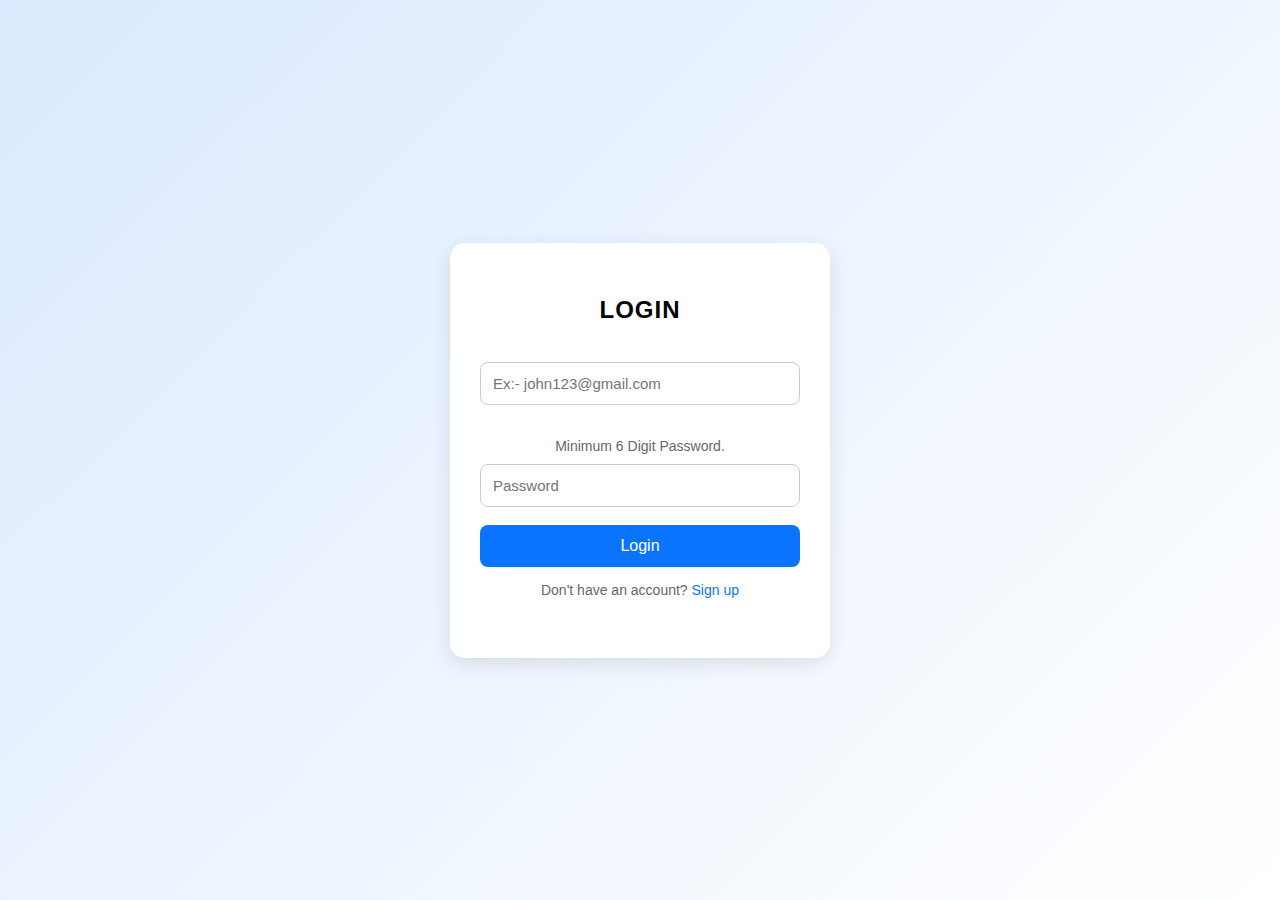
<file: index.html>
<!DOCTYPE html>
<html lang="en">

<head>
  <meta charset="UTF-8">
  <meta name="viewport" content="width=device-width, initial-scale=1.0">
  <title>SIGN UP</title>
  <link rel="stylesheet" href="style.css">
</head>

<body class="login-page">
  <div class="login-box">
    <h2>LOGIN</h2>
    <input type="email" id="username" placeholder="Ex:- john123@gmail.com" required>
 <p class="password-note">Minimum 6 Digit Password.</p>

    <input type="password" id="password" placeholder="Password" required>
   
    <button onclick="loginUser()">Login</button>
    <p>Don't have an account? <a href="#">Sign up</a></p>
  </div>

  <script src="script.js"></script>
</body>

</html>
</file>
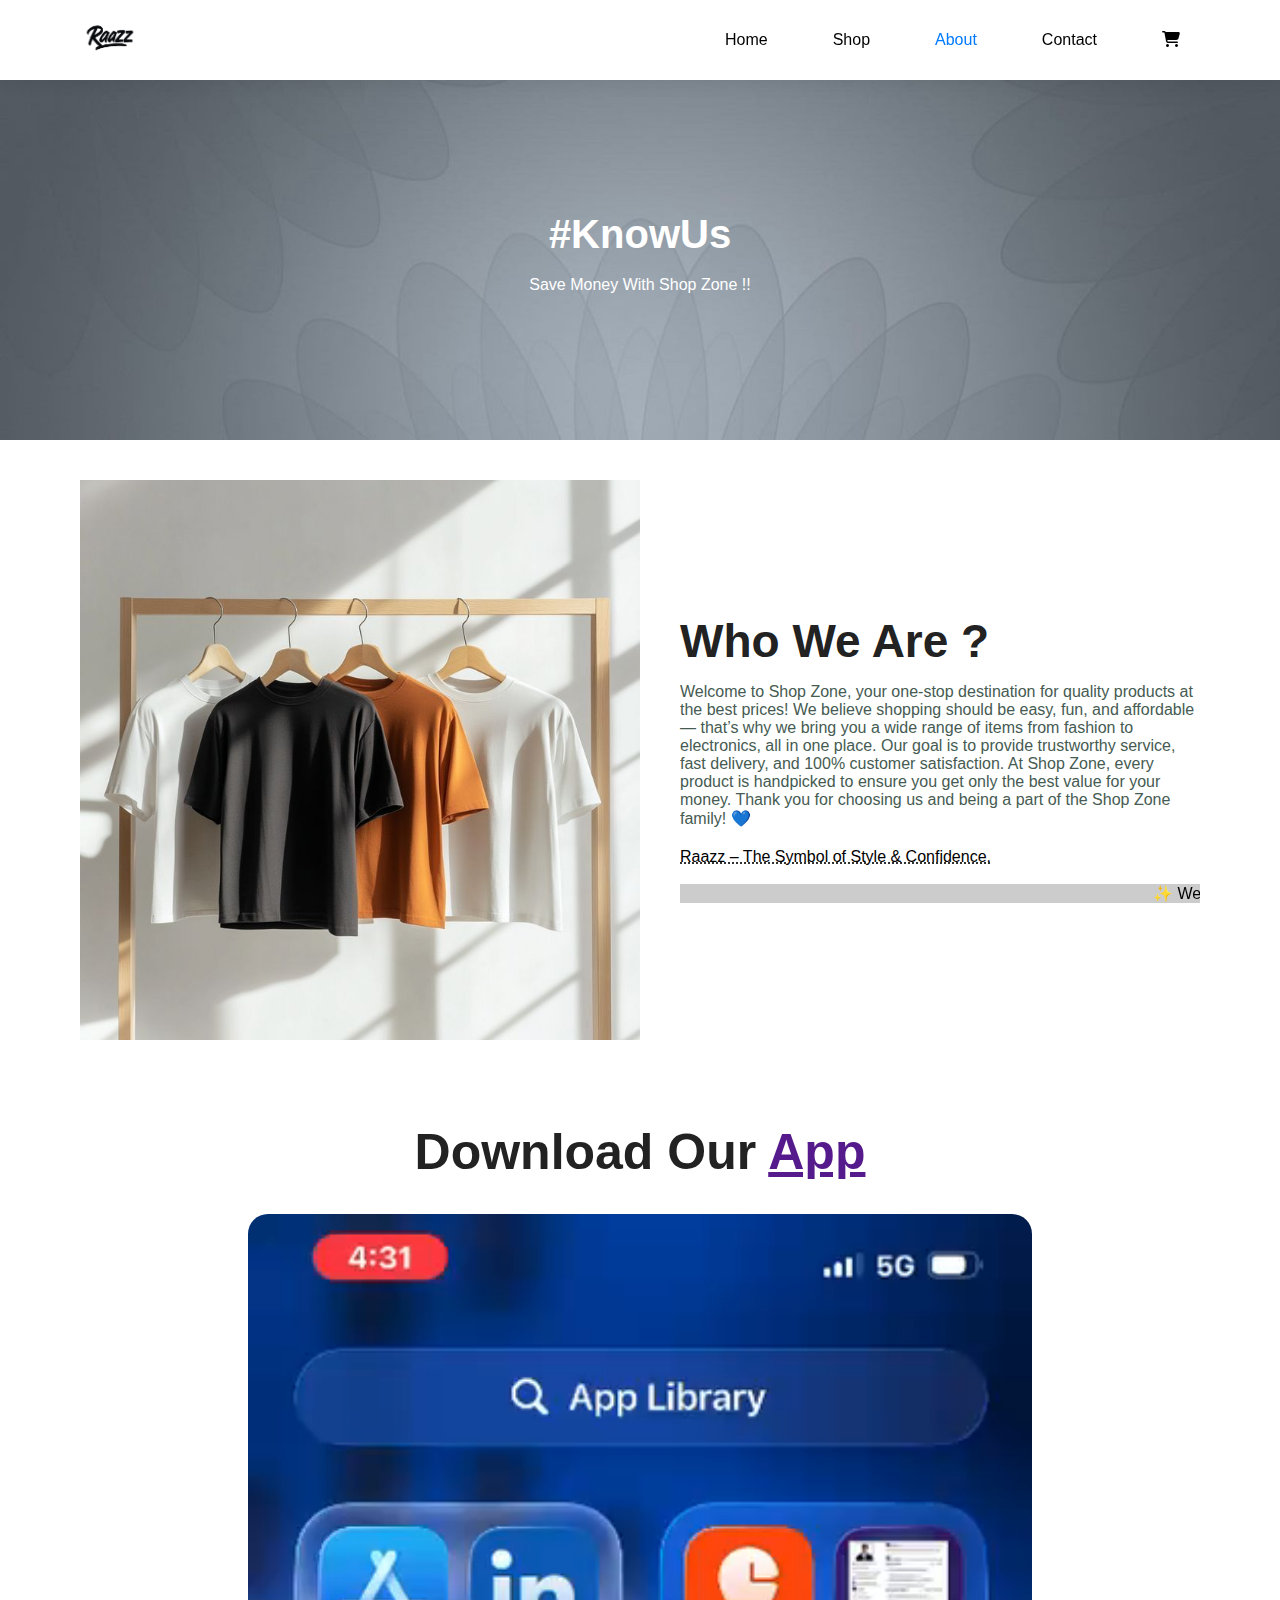
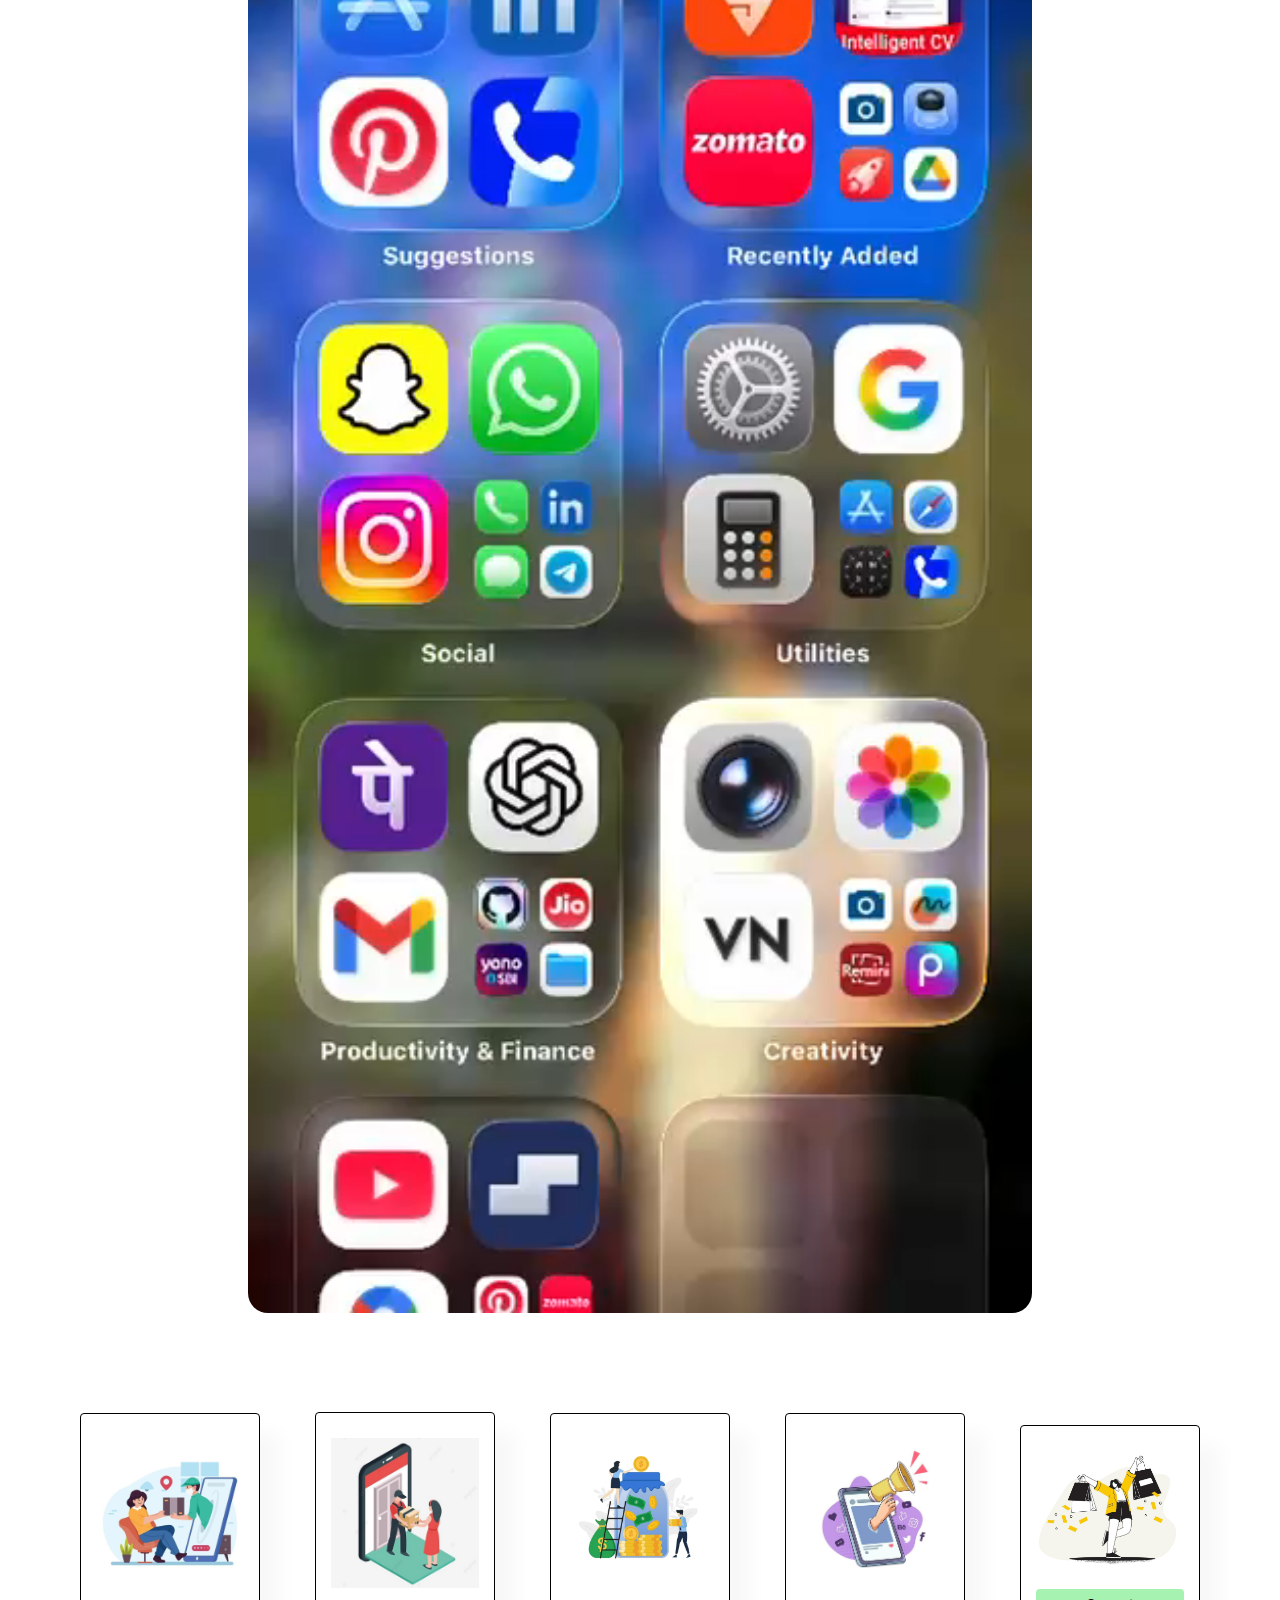
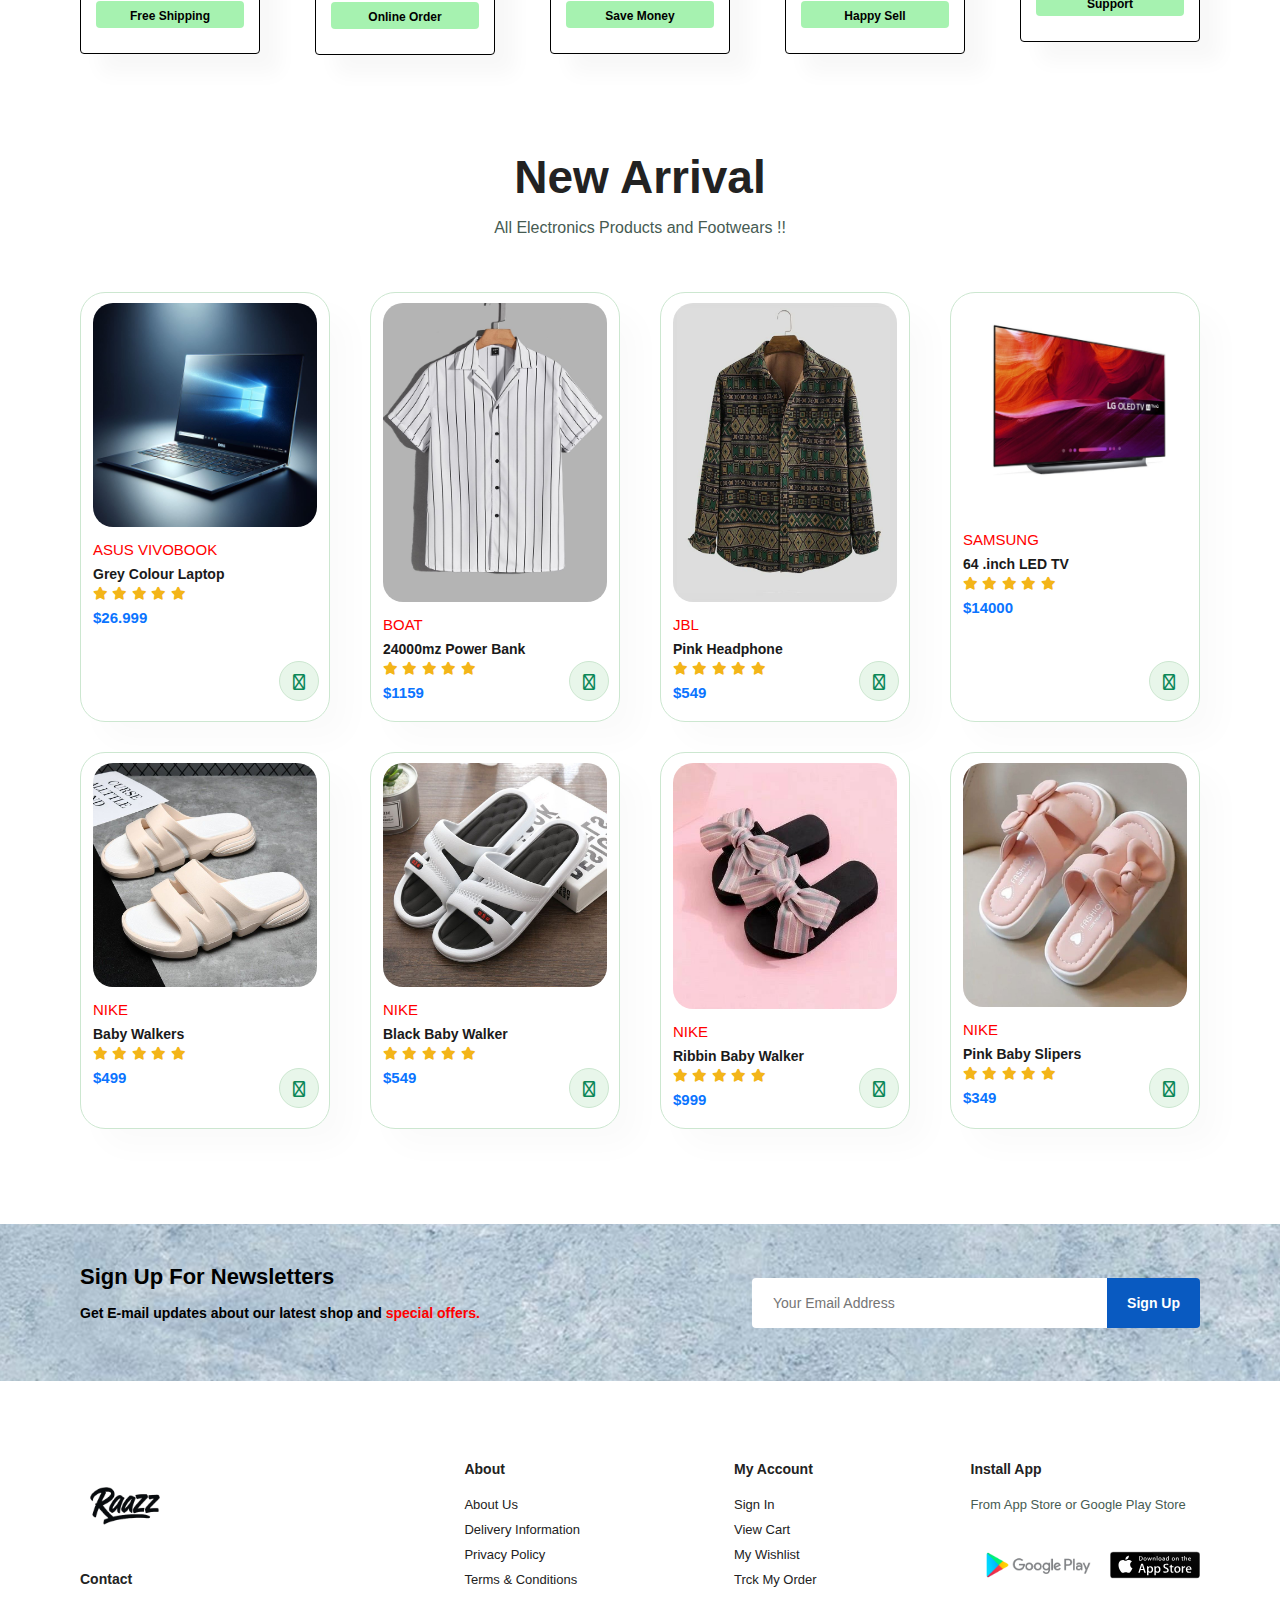
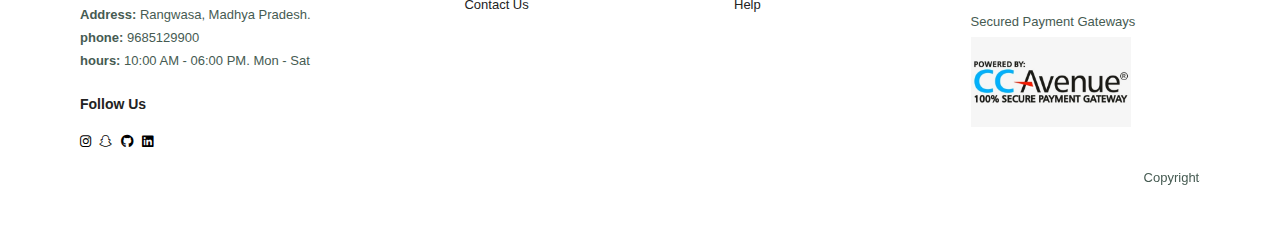
<file: about.html>
<!DOCTYPE html>
<html lang="en">

<head>
    <meta charset="UTF-8">
    <meta name="viewport" content="width=device-width, initial-scale=1.0">
    <title>Document</title>
    <link rel="stylesheet" href="style.css">
    <link rel="stylesheet" href="https://cdnjs.cloudflare.com/ajax/libs/font-awesome/6.7.1/css/all.min.css">
</head>

<body>
    <section id="header">
        <a href="#"><img src="WhatsApp_Image_2025-10-17_at_3.41.35_PM-removebg-preview.png" class="logo" alt=""></a>

        <div>
            <ul id="navbar">
                <li><a href="home.html">Home</a></li>
                <li><a href="shop.html">Shop</a></li>
                <li><a class="active" href="about.html">About</a></li>
                <li><a href="contact.html">Contact</a></li>
                <li id="lg-bag"><a href="cart.html"><i class="fa-solid fa-cart-shopping"></i></a></li>
                <a href="#" id="close"><i class="fa-solid fa-xmark"></i></a>
            </ul>
        </div>

        <div id="mobile">
            <i id="bar" class="fa-solid fa-bars"></i>
            <a href="cart.html"><i class="fa-solid fa-cart-shopping"></i></a>
        </div>
    </section>

    <section id="page-header" class="about-header">

        <h2>#KnowUs</h2>

        <p>Save Money With Shop Zone !!</p>

    </section>

    <section id="about-head" class="section-p1">
        <img src="aboutbanner2.jpeg" alt="">
        <div>
            <h2>Who We Are ?</h2>
            <p>Welcome to Shop Zone, your one-stop destination for quality products at the best prices!
                We believe shopping should be easy, fun, and affordable — that’s why we bring you a wide range of items
                from fashion to electronics, all in one place.

                Our goal is to provide trustworthy service, fast delivery, and 100% customer satisfaction.
                At Shop Zone, every product is handpicked to ensure you get only the best value for your money.

                Thank you for choosing us and being a part of the Shop Zone family! 💙</p>
            <abbr title="">Raazz – The Symbol of Style & Confidence.
            </abbr>
            <br><br>
            <marquee bgcolor="#ccc" loop="-1" scrollamount="5" width="100%">✨ Welcome to Raazz — A Brand of Style,
                Quality, and Trust ✨</marquee>
        </div>
    </section>

    <section id="about-app" class="section-p1">
        <h1>Download Our <a href="">App</a></h1>
        <div class="video">
            <video autoplay muted loop src="downloadapp.mp4"></video>
        </div>
    </section>

    <section id="features" class="section-p1">
        <div class="fe-box">
            <img src="free shipping.jpeg" alt="">
            <h6>Free Shipping</h6>
        </div>
        <div class="fe-box">
            <img src="online shoping.jpeg" alt="">
            <h6>Online Order</h6>
        </div>
        <div class="fe-box">
            <img src="save money.jpeg" alt="">
            <h6>Save Money</h6>
        </div>
        <div class="fe-box">
            <img src="happy sell.jpeg" alt="">
            <h6>Happy Sell</h6>
        </div>
        <div class="fe-box">
            <img src="pramotion.jpeg" alt="">
            <h6>Support</h6>
        </div>

    </section>

      <section id="product1" class="section-p1">
        <h2>New Arrival</h2>
        <p>All Electronics Products and Footwears !!</p>
        <div class="pro-container">
            <div class="pro">
                <img src="fppp5.jpeg" alt="">
                <div class="des">
                    <span>ASUS VIVOBOOK</span>
                    <h5>Grey Colour Laptop</h5>
                    <div class="star">
                        <i class="fa-solid fa-star"></i>
                        <i class="fa-solid fa-star"></i>
                        <i class="fa-solid fa-star"></i>
                        <i class="fa-solid fa-star"></i>
                        <i class="fa-solid fa-star"></i>
                    </div>
                    <h4>$26.999</h4>
                </div>
                <a href="#"><i class="fa-solid fa-cart-shopping cart" ></i></a>
            </div>
            <div class="pro">
                <img src="fpp2.jpeg" alt="">
                <div class="des">
                    <span>BOAT</span>
                    <h5>24000mz Power Bank</h5>
                    <div class="star">
                        <i class="fa-solid fa-star"></i>
                        <i class="fa-solid fa-star"></i>
                        <i class="fa-solid fa-star"></i>
                        <i class="fa-solid fa-star"></i>
                        <i class="fa-solid fa-star"></i>
                    </div>
                    <h4>$1159</h4>
                </div>
                <a href="#"><i class="fa-solid fa-cart-shopping cart"></i></a>
            </div>
            <div class="pro">
                <img src="fpp3.jpeg" alt="">
                <div class="des">
                    <span>JBL</span>
                    <h5>Pink Headphone</h5>
                    <div class="star">
                        <i class="fa-solid fa-star"></i>
                        <i class="fa-solid fa-star"></i>
                        <i class="fa-solid fa-star"></i>
                        <i class="fa-solid fa-star"></i>
                        <i class="fa-solid fa-star"></i>
                    </div>
                    <h4>$549</h4>
                </div>
                <a href="#"><i class="fa-solid fa-bag-shopping  cart"></i></a>
            </div>
            <div class="pro">
                <img src="fpp1.jpeg" alt="">
                <div class="des">
                    <span>SAMSUNG</span>
                    <h5>64 .inch LED TV</h5>
                    <div class="star">
                        <i class="fa-solid fa-star"></i>
                        <i class="fa-solid fa-star"></i>
                        <i class="fa-solid fa-star"></i>
                        <i class="fa-solid fa-star"></i>
                        <i class="fa-solid fa-star"></i>
                    </div>
                    <h4>$14000</h4>
                </div>
                <a href="#"><i class="fa-solid fa-bag-shopping  cart"></i></a>
            </div>
            <div class="pro">
                <img src="fpp5.jpeg" alt="">
                <div class="des">
                    <span>NIKE</span>
                    <h5>Baby Walkers</h5>
                    <div class="star">
                        <i class="fa-solid fa-star"></i>
                        <i class="fa-solid fa-star"></i>
                        <i class="fa-solid fa-star"></i>
                        <i class="fa-solid fa-star"></i>
                        <i class="fa-solid fa-star"></i>
                    </div>
                    <h4>$499</h4>
                </div>
                <a href="#"><i class="fa-solid fa-bag-shopping  cart"></i></a>
            </div>
            <div class="pro">
                <img src="fpp8.jpeg" alt="">
                <div class="des">
                    <span>NIKE</span>
                    <h5>Black Baby Walker</h5>
                    <div class="star">
                        <i class="fa-solid fa-star"></i>
                        <i class="fa-solid fa-star"></i>
                        <i class="fa-solid fa-star"></i>
                        <i class="fa-solid fa-star"></i>
                        <i class="fa-solid fa-star"></i>
                    </div>
                    <h4>$549</h4>
                </div>
                <a href="#"><i class="fa-solid fa-bag-shopping  cart"></i></a>
            </div>
            <div class="pro">
                <img src="fpp7.jpeg" alt="">
                <div class="des">
                    <span>NIKE</span>
                    <h5>Ribbin Baby Walker</h5>
                    <div class="star">
                        <i class="fa-solid fa-star"></i>
                        <i class="fa-solid fa-star"></i>
                        <i class="fa-solid fa-star"></i>
                        <i class="fa-solid fa-star"></i>
                        <i class="fa-solid fa-star"></i>
                    </div>
                    <h4>$999</h4>
                </div>
                <a href="#"><i class="fa-solid fa-bag-shopping  cart"></i></a>
            </div>
            <div class="pro">
                <img src="fpp6.jpeg" alt="">
                <div class="des">
                    <span>NIKE</span>
                    <h5>Pink Baby Slipers</h5>
                    <div class="star">
                        <i class="fa-solid fa-star"></i>
                        <i class="fa-solid fa-star"></i>
                        <i class="fa-solid fa-star"></i>
                        <i class="fa-solid fa-star"></i>
                        <i class="fa-solid fa-star"></i>
                    </div>
                    <h4>$349</h4>
                </div>
                <a href="#"><i class="fa-solid fa-bag-shopping  cart"></i></a>
            </div>
        </div>
    </section>

    <section id="newsletter" class="section-p1 section-m1">
        <div class="newstext">
            <h4>Sign Up For Newsletters</h4>
            <p>Get E-mail updates about our latest shop and <span>special offers.</span> </p>
        </div>
        <div class="form">
            <input type="text" placeholder="Your Email Address">
            <button class="normal">Sign Up</button>
        </div>
    </section>

  <footer class="section-p1">
        <div class="col">
            <img class="logo" src="WhatsApp_Image_2025-10-17_at_3.41.35_PM-removebg-preview.png" alt="">
            <h4>Contact</h4>
            <p><strong>Address: </strong> Rangwasa, Madhya Pradesh.</p>
            <p><strong>phone: </strong>9685129900</p>
            <p><strong>hours: </strong> 10:00 AM - 06:00 PM. Mon - Sat</p>
            <div class="follow">
                <h4>Follow Us</h4>
                <div class="icon">
                    <a href="https://instagram.com/raazz.15"><i class="fa-brands fa-instagram"></i></a>
                    <a href="https://snapchat.com/raazz_15"><i class="fa-brands fa-snapchat"></i></a>
                    <a href="https://github.com/raj152004"><i class="fa-brands fa-github"></i></a>
                    <a
                        href="https://www.linkedin.com/in/raj-thakur-bab210290?utm_source=share&utm_campaign=share_vgitia&utm_content=profile&utm_medium=ios_app"><i
                            class="fa-brands fa-linkedin"></i></a>
                </div>
            </div>
        </div>
        <div class="col">
            <h4>About</h4>
            <a href="about.html">About Us</a>
            <a href="cart.html">Delivery Information</a>
            <a href="cart.html">Privacy Policy</a>
            <a href="cart.html">Terms & Conditions</a>
            <a href="contact.html">Contact Us</a>
        </div>

        <div class="col">
            <h4>My Account</h4>
            <a href="index.html">Sign In</a>
            <a href="cart.html">View Cart</a>
            <a href="cart.html">My Wishlist</a>
            <a href="cart.html">Trck My Order</a>
            <a href="cart.html">Help</a>
        </div>

        <div class="col install">
            <h4>Install App</h4>
            <p>From App Store or Google Play Store</p>
            <div class="row">
                <a href="https://Googleplaystore.com"><img src="Google_Play-Logo.wine.png" alt=""></a>
                <a href="https://appstore.com"><img src="download-on-the-app-store-apple-logo.svg" alt=""></a>
            </div>
            <p>Secured Payment Gateways</p>
            <a href="https://phonepay.com"><img src="payment-gateway.png" alt=""></a>
        </div>

        <div class="copyright">
            <p>
                <marquee>Copyrights &copy; 2025. Shop Zone etc - HTML CSS Ecommerce Template......</marquee>
            </p>
        </div>
    </footer>
    <script src="script.js"></script>
</body>

</html>
</file>
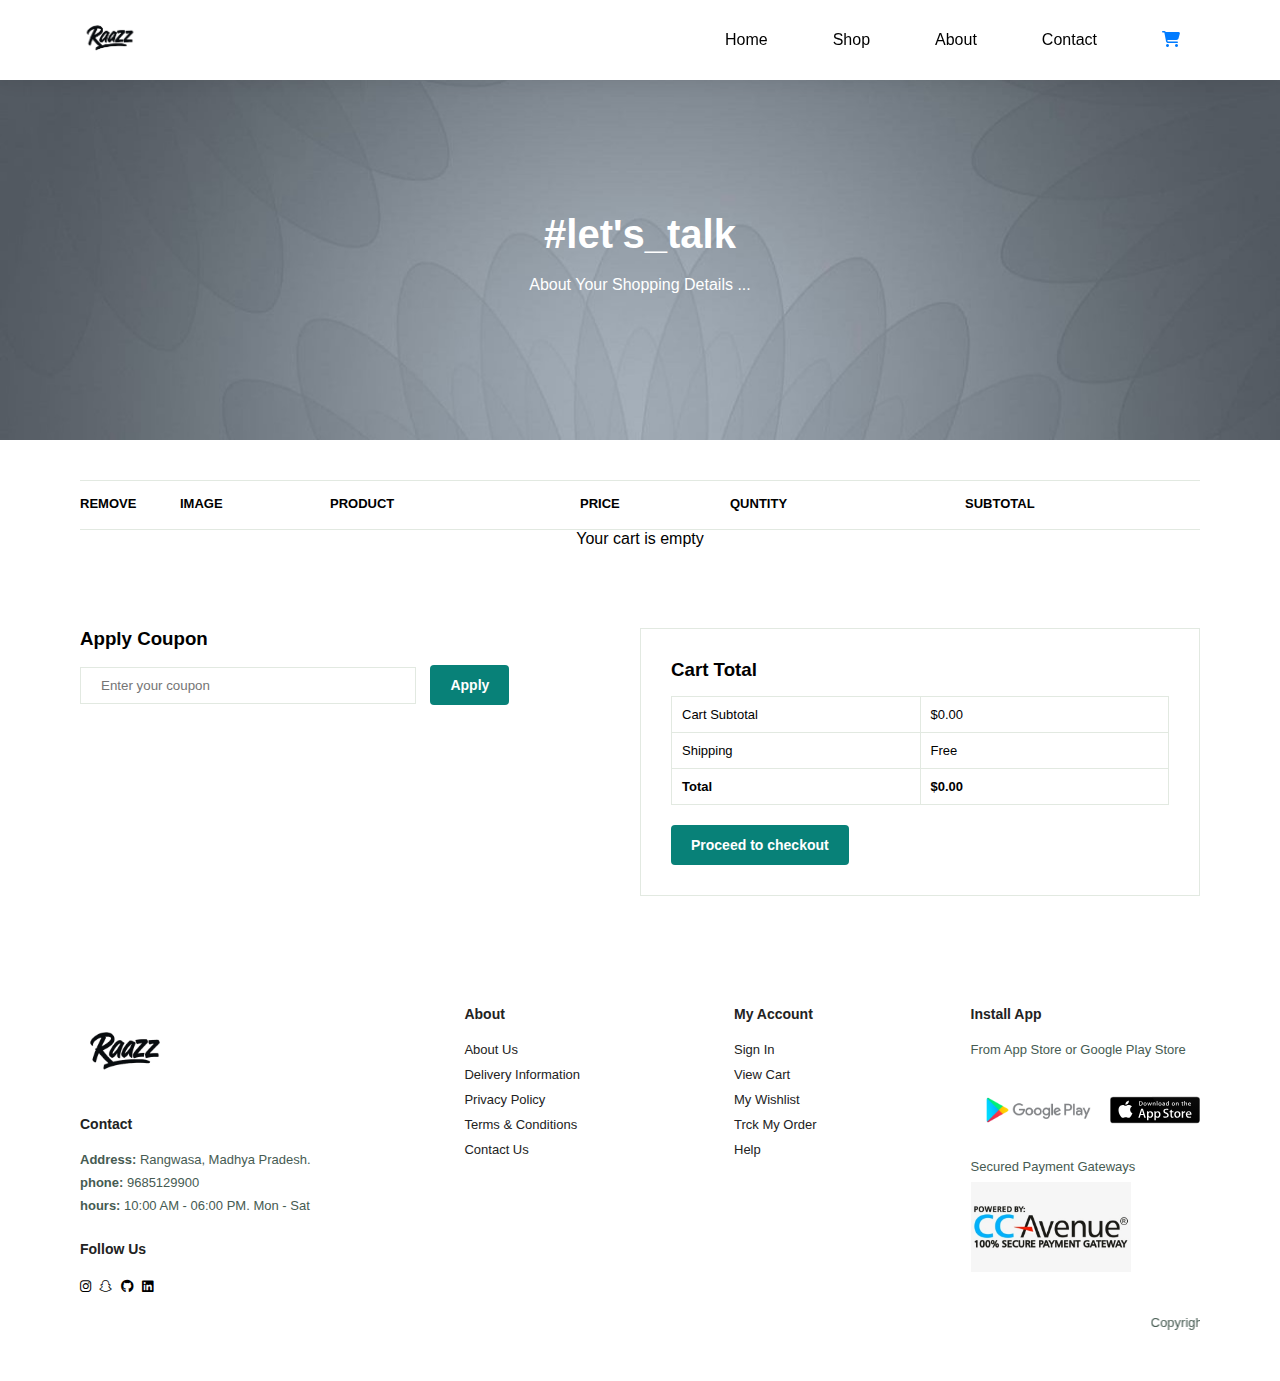
<file: cart.html>
<!DOCTYPE html>
<html lang="en">

<head>
    <meta charset="UTF-8">
    <meta name="viewport" content="width=device-width, initial-scale=1.0">
    <title>Document</title>
    <link rel="stylesheet" href="style.css">
    <link rel="stylesheet" href="https://cdnjs.cloudflare.com/ajax/libs/font-awesome/6.7.1/css/all.min.css">
</head>

<body>
    <section id="header">
        <a href="#"><img src="WhatsApp_Image_2025-10-17_at_3.41.35_PM-removebg-preview.png" class="logo" alt=""></a>

        <div>
            <ul id="navbar">
                <li><a href="home.html">Home</a></li>
                <li><a href="shop.html">Shop</a></li>
                <li><a href="about.html">About</a></li>
                <li><a href="contact.html">Contact</a></li>
                <li id="lg-bag"><a class="active" href="cart.html">
                        <i class="fa-solid fa-cart-shopping"></i></a></li>
                <a href="#" id="close"><i class="fa-solid fa-xmark"></i></a>
            </ul>
        </div>

        <div id="mobile">
            <i id="bar" class="fa-solid fa-bars"></i>
            <a href="cart.html"><i class="fa-solid fa-cart-shopping"></i></a>
        </div>
    </section>

    <section id="page-header" class="about-header">

        <h2>
            #let's_talk
        </h2>

        <p>About Your Shopping Details ...</p>

    </section>

    <section id="cart" class="section-p1">
        <table width="100%">
            <thead>
                <tr>
                    <td>Remove</td>
                    <td>Image</td>
                    <td>Product</td>
                    <td>Price</td>
                    <td>Quntity</td>
                    <td>Subtotal</td>
                </tr>
            </thead>
            <tbody id="cart-body">

            </tbody>
        </table>
    </section>

    <section id="cart-add" class="section-p1">
        <div id="coupon">
            <h3>Apply Coupon</h3>
            <div>
                <input type="text" placeholder="Enter your coupon">
                <button class="normal">Apply</button>
            </div>
        </div>

        <div id="Subtotal">
            <h3>Cart Total</h3>
            <table>
                <tr>
                    <td>Cart Subtotal</td>
                    <td>$ 554</td>
                </tr>
                <tr>
                    <td>Shipping</td>
                    <td>Free</td>
                </tr>
                <tr>
                    <td><strong>Total</strong></td>
                    <td><strong>$ 554</strong></td>
                </tr>
            </table>
            <button class="normal">Proceed to checkout</button>
        </div>
    </section>

    <footer class="section-p1">
        <div class="col">
            <img class="logo" src="WhatsApp_Image_2025-10-17_at_3.41.35_PM-removebg-preview.png" alt="">
            <h4>Contact</h4>
            <p><strong>Address: </strong> Rangwasa, Madhya Pradesh.</p>
            <p><strong>phone: </strong>9685129900</p>
            <p><strong>hours: </strong> 10:00 AM - 06:00 PM. Mon - Sat</p>
            <div class="follow">
                <h4>Follow Us</h4>
                <div class="icon">
                    <a href="https://instagram.com/raazz.15"><i class="fa-brands fa-instagram"></i></a>
                    <a href="https://snapchat.com/raazz_15"><i class="fa-brands fa-snapchat"></i></a>
                    <a href="https://github.com/raj152004"><i class="fa-brands fa-github"></i></a>
                    <a
                        href="https://www.linkedin.com/in/raj-thakur-bab210290?utm_source=share&utm_campaign=share_vgitia&utm_content=profile&utm_medium=ios_app"><i
                            class="fa-brands fa-linkedin"></i></a>
                </div>
            </div>
        </div>
        <div class="col">
            <h4>About</h4>
            <a href="about.html">About Us</a>
            <a href="cart.html">Delivery Information</a>
            <a href="cart.html">Privacy Policy</a>
            <a href="cart.html">Terms & Conditions</a>
            <a href="contact.html">Contact Us</a>
        </div>

        <div class="col">
            <h4>My Account</h4>
            <a href="index.html">Sign In</a>
            <a href="cart.html">View Cart</a>
            <a href="cart.html">My Wishlist</a>
            <a href="cart.html">Trck My Order</a>
            <a href="cart.html">Help</a>
        </div>

        <div class="col install">
            <h4>Install App</h4>
            <p>From App Store or Google Play Store</p>
            <div class="row">
                <a href="https://Googleplaystore.com"><img src="Google_Play-Logo.wine.png" alt=""></a>
                <a href="https://appstore.com"><img src="download-on-the-app-store-apple-logo.svg" alt=""></a>
            </div>
            <p>Secured Payment Gateways</p>
            <a href="https://phonepay.com"><img src="payment-gateway.png" alt=""></a>
        </div>

        <div class="copyright">
            <p>
                <marquee>Copyrights &copy; 2025. Shop Zone etc - HTML CSS Ecommerce Template......</marquee>
            </p>
        </div>
    </footer>
  
  <script>
        let cart = JSON.parse(localStorage.getItem("cart")) || [];

        function loadCart() {
            let cartBody = document.getElementById("cart-body");
            cartBody.innerHTML = "";
            let total = 0;

            if (cart.length == 0) {
                cartBody.innerHTML = `<tr><td colspan="6" style="text-align:center;">Your cart is empty</td></tr>`;
                updateTotal(0);
                return;
            }

            cart.forEach((item, i) => {
                let sub = item.price * item.qty;
                total += sub;

                cartBody.innerHTML += `
            <tr>
                <td><i class="fa-solid fa-xmark" onclick="removeItem(${i})"></i></td>
                <td><img src="${item.img}" width="70"></td>
                <td>${item.name} <br><small>Size: ${item.size}</small></td>
                <td>$${item.price}</td>
                <td><input type="number" min="1" value="${item.qty}" onchange="updateQty(${i}, this.value)"></td>
                <td>$${sub.toFixed(2)}</td>
            </tr>
        `;
            });

            updateTotal(total);
        }

        function updateQty(i, value) {
            cart[i].qty = parseInt(value);
            localStorage.setItem("cart", JSON.stringify(cart));
            loadCart();
        }

        function removeItem(i) {
            cart.splice(i, 1);
            localStorage.setItem("cart", JSON.stringify(cart));
            loadCart();
        }

        function updateTotal(total) {
            document.querySelector("#Subtotal table").innerHTML = `
        <tr><td>Cart Subtotal</td><td>$${total.toFixed(2)}</td></tr>
        <tr><td>Shipping</td><td>Free</td></tr>
        <tr><td><strong>Total</strong></td><td><strong>$${total.toFixed(2)}</strong></td></tr>
    `;
        }

        loadCart();
    </script>

</body>


</html>
</file>
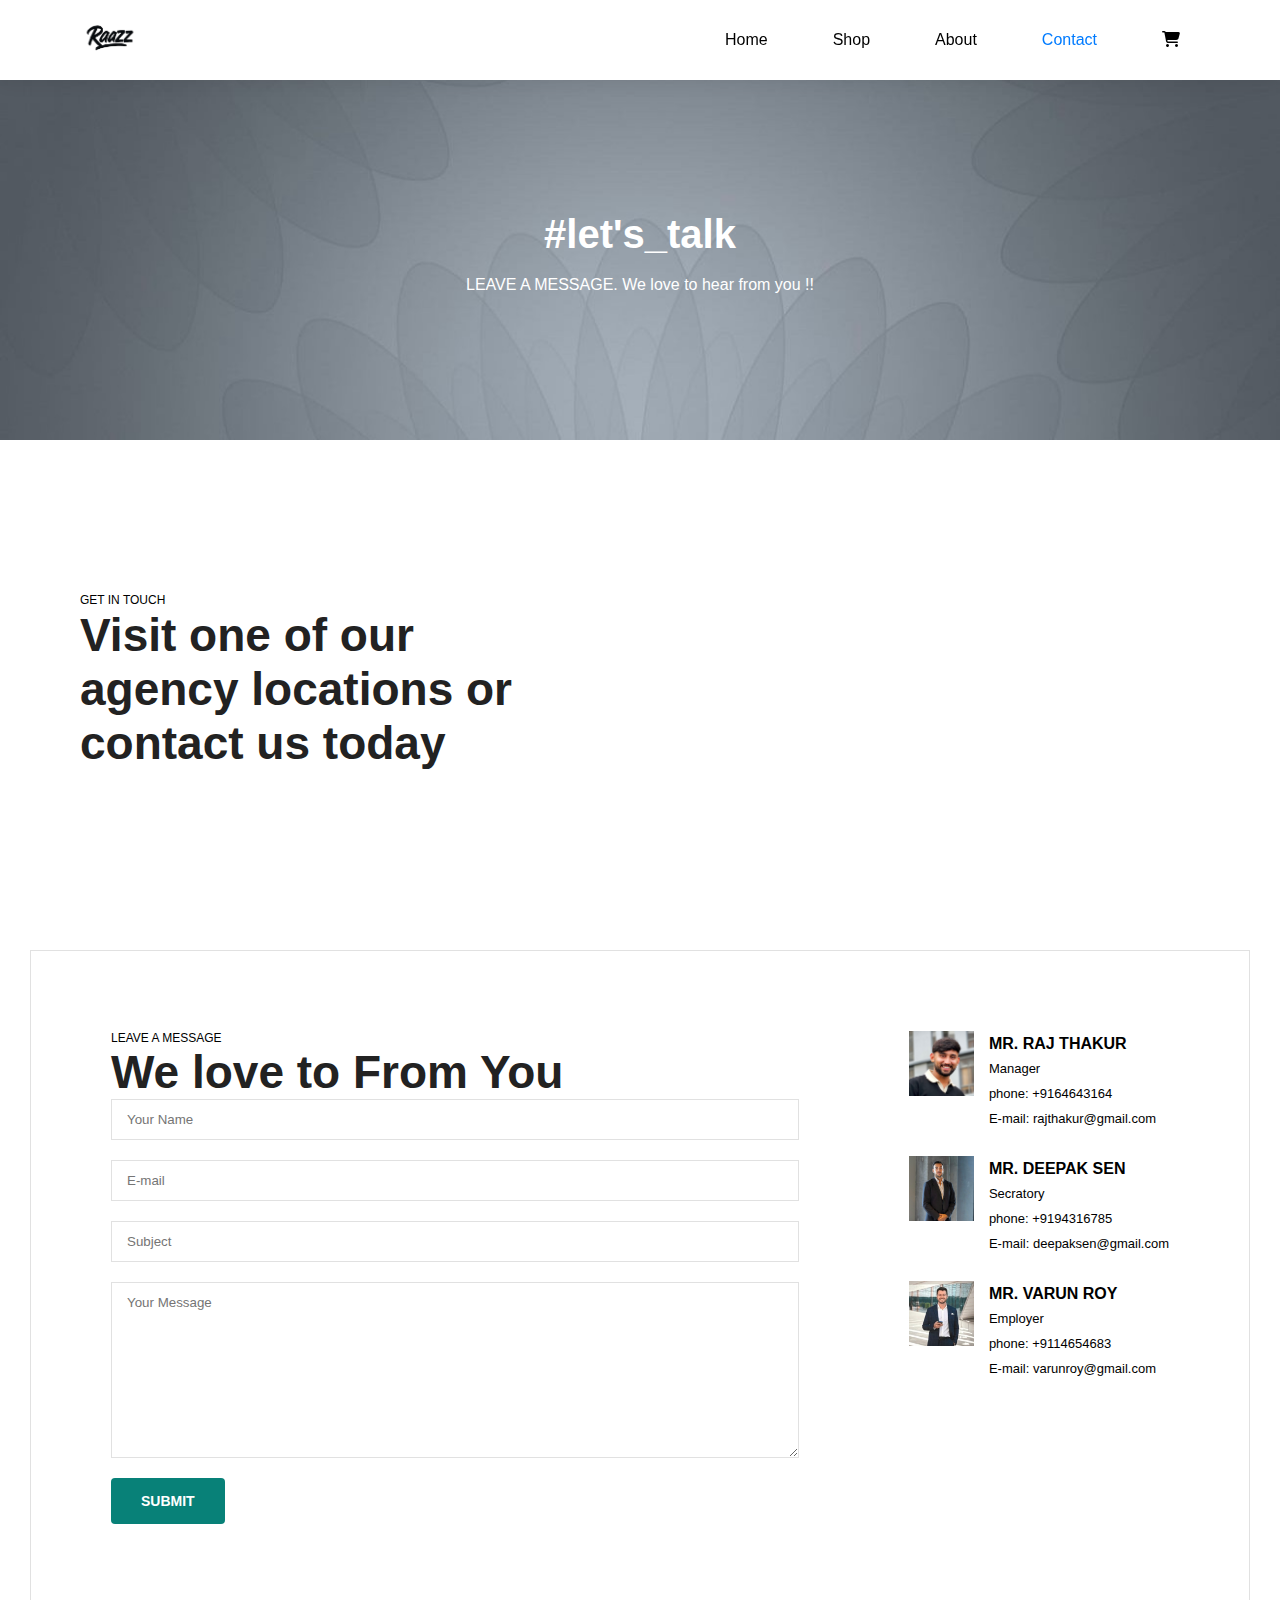
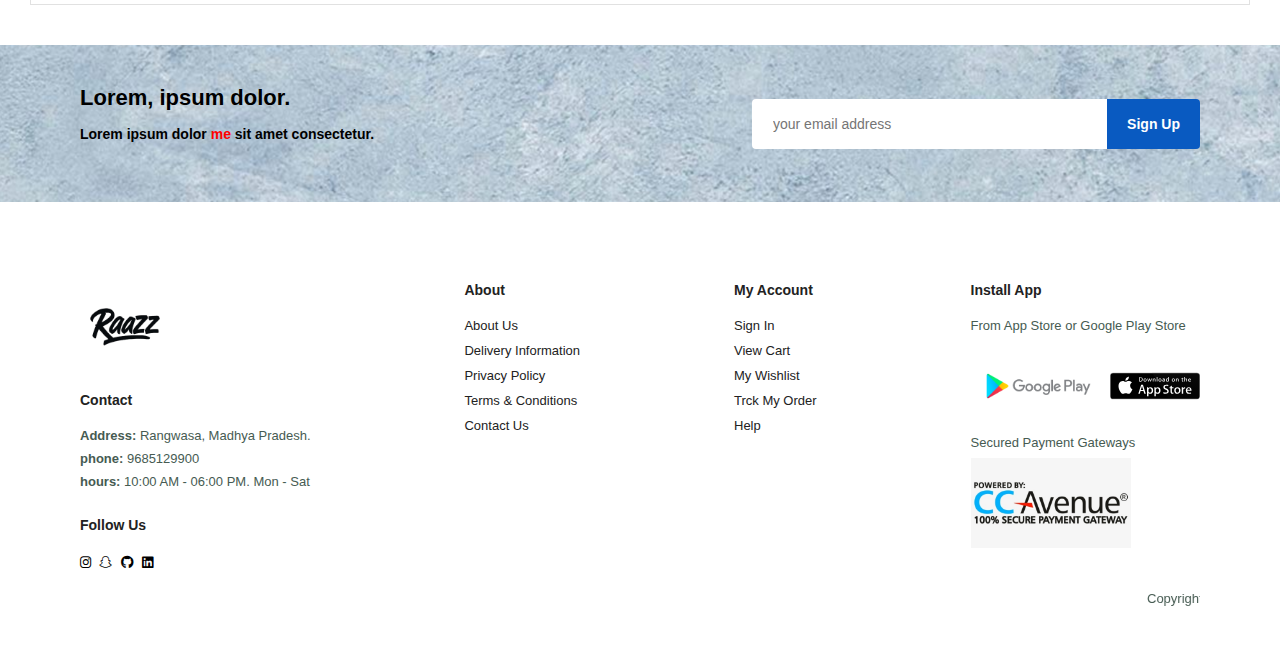
<file: contact.html>
<!DOCTYPE html>
<html lang="en">

<head>
    <meta charset="UTF-8">
    <meta name="viewport" content="width=device-width, initial-scale=1.0">
    <title>Document</title>
    <link rel="stylesheet" href="style.css">
    <link rel="stylesheet" href="https://cdnjs.cloudflare.com/ajax/libs/font-awesome/6.7.1/css/all.min.css">
</head>

<body>
    <section id="header">
        <a href="#"><img src="WhatsApp_Image_2025-10-17_at_3.41.35_PM-removebg-preview.png" class="logo" alt=""></a>

        <div>
            <ul id="navbar">
                <li><a href="home.html">Home</a></li>
                <li><a href="shop.html">Shop</a></li>
                <li><a href="about.html">About</a></li>
                <li><a class="active" href="contact.html">Contact</a></li>
                <li id="lg-bag"><a href="cart.html"><i class="fa-solid fa-cart-shopping"></i></a></li>
                <a href="#" id="close"><i class="fa-solid fa-xmark"></i></a>
            </ul>
        </div>

        <div id="mobile">
            <i id="bar" class="fa-solid fa-bars"></i>
            <a href="cart.html"><i class="fa-solid fa-cart-shopping"></i></a>
        </div>
    </section>

    <section id="page-header" class="about-header">
        <h2>
            #let's_talk </h2>
        <p>LEAVE A MESSAGE. We love to hear from you !!</p>

    </section>

    <section id="contact-details" class="section-p1">
        <div class="details">
            <span>GET IN TOUCH</span>
            <h2>Visit one of our agency locations or contact us today</h2>
        </div>

        <div class="map">
            <iframe
                src="https://www.google.com/maps/embed?pb=!1m18!1m12!1m3!1d3682.2355313162134!2d75.78569577507997!3d22.645005379440224!2m3!1f0!2f0!3f0!3m2!1i1024!2i768!4f13.1!3m3!1m2!1s0x3962f94b6d87edd5%3A0x4bf833b3de48dcbf!2sRangwasa%2C%20Indore%2C%20Madhya%20Pradesh%20453331!5e0!3m2!1sen!2sin!4v1761044448977!5m2!1sen!2sin"
                width="600" height="450" style="border:0;" allowfullscreen="" loading="lazy"
                referrerpolicy="no-referrer-when-downgrade"></iframe>
        </div>

    </section>

    <section id="form-details">
        <form action="" method="post">
            <span>LEAVE A MESSAGE</span>
            <h2>We love to From You</h2>
            <input type="text" id="name" placeholder="Your Name" name="name" required>

            <input type="email" id="email" placeholder="E-mail" name="email" required>

            <input type="text" id="subject" placeholder="Subject" name="subject" required>
            <textarea name="" id="" cols="30" rows="10" id="yourmessage" placeholder="Your Message" name="yourmesage"
                required></textarea>
            <button class="normal">SUBMIT</button>
        </form>

        <div class="people">
            <div>
                <img src="for1.jpeg" alt="">
                <p><span>MR. RAJ THAKUR</span>Manager <br> phone: +9164643164 <br> E-mail: rajthakur@gmail.com</p>
            </div>
            <div>
                <img src="for2.jpg" alt="">
                <p><span>MR. DEEPAK SEN</span>Secratory <br> phone: +9194316785 <br> E-mail: deepaksen@gmail.com</p>
            </div>
            <div>
                <img src="for3.jpg" alt="">
                <p><span>MR. VARUN ROY</span>Employer <br> phone: +9114654683 <br> E-mail: varunroy@gmail.com</p>
            </div>
        </div>

    </section>

    <section id="newsletter" class="section-p1 section-m1">
        <div class="newstext">
            <h4>Lorem, ipsum dolor.</h4>
            <p>Lorem ipsum dolor <span>me</span> sit amet consectetur.</p>
        </div>
        <div class="form">
            <input type="text" placeholder="your email address">
            <button class="normal">Sign Up</button>
        </div>
    </section>

  <footer class="section-p1">
        <div class="col">
            <img class="logo" src="WhatsApp_Image_2025-10-17_at_3.41.35_PM-removebg-preview.png" alt="">
            <h4>Contact</h4>
            <p><strong>Address: </strong> Rangwasa, Madhya Pradesh.</p>
            <p><strong>phone: </strong>9685129900</p>
            <p><strong>hours: </strong> 10:00 AM - 06:00 PM. Mon - Sat</p>
            <div class="follow">
                <h4>Follow Us</h4>
                <div class="icon">
                    <a href="https://instagram.com/raazz.15"><i class="fa-brands fa-instagram"></i></a>
                    <a href="https://snapchat.com/raazz_15"><i class="fa-brands fa-snapchat"></i></a>
                    <a href="https://github.com/raj152004"><i class="fa-brands fa-github"></i></a>
                    <a
                        href="https://www.linkedin.com/in/raj-thakur-bab210290?utm_source=share&utm_campaign=share_vgitia&utm_content=profile&utm_medium=ios_app"><i
                            class="fa-brands fa-linkedin"></i></a>
                </div>
            </div>
        </div>
        <div class="col">
            <h4>About</h4>
            <a href="about.html">About Us</a>
            <a href="cart.html">Delivery Information</a>
            <a href="cart.html">Privacy Policy</a>
            <a href="cart.html">Terms & Conditions</a>
            <a href="contact.html">Contact Us</a>
        </div>

        <div class="col">
            <h4>My Account</h4>
            <a href="index.html">Sign In</a>
            <a href="cart.html">View Cart</a>
            <a href="cart.html">My Wishlist</a>
            <a href="cart.html">Trck My Order</a>
            <a href="cart.html">Help</a>
        </div>

        <div class="col install">
            <h4>Install App</h4>
            <p>From App Store or Google Play Store</p>
            <div class="row">
                <a href="https://Googleplaystore.com"><img src="Google_Play-Logo.wine.png" alt=""></a>
                <a href="https://appstore.com"><img src="download-on-the-app-store-apple-logo.svg" alt=""></a>
            </div>
            <p>Secured Payment Gateways</p>
            <a href="https://phonepay.com"><img src="payment-gateway.png" alt=""></a>
        </div>

        <div class="copyright">
            <p>
                <marquee>Copyrights &copy; 2025. Shop Zone etc - HTML CSS Ecommerce Template......</marquee>
            </p>
        </div>
    </footer>
    <script src="script.js"></script>

</body>

</html>
</file>
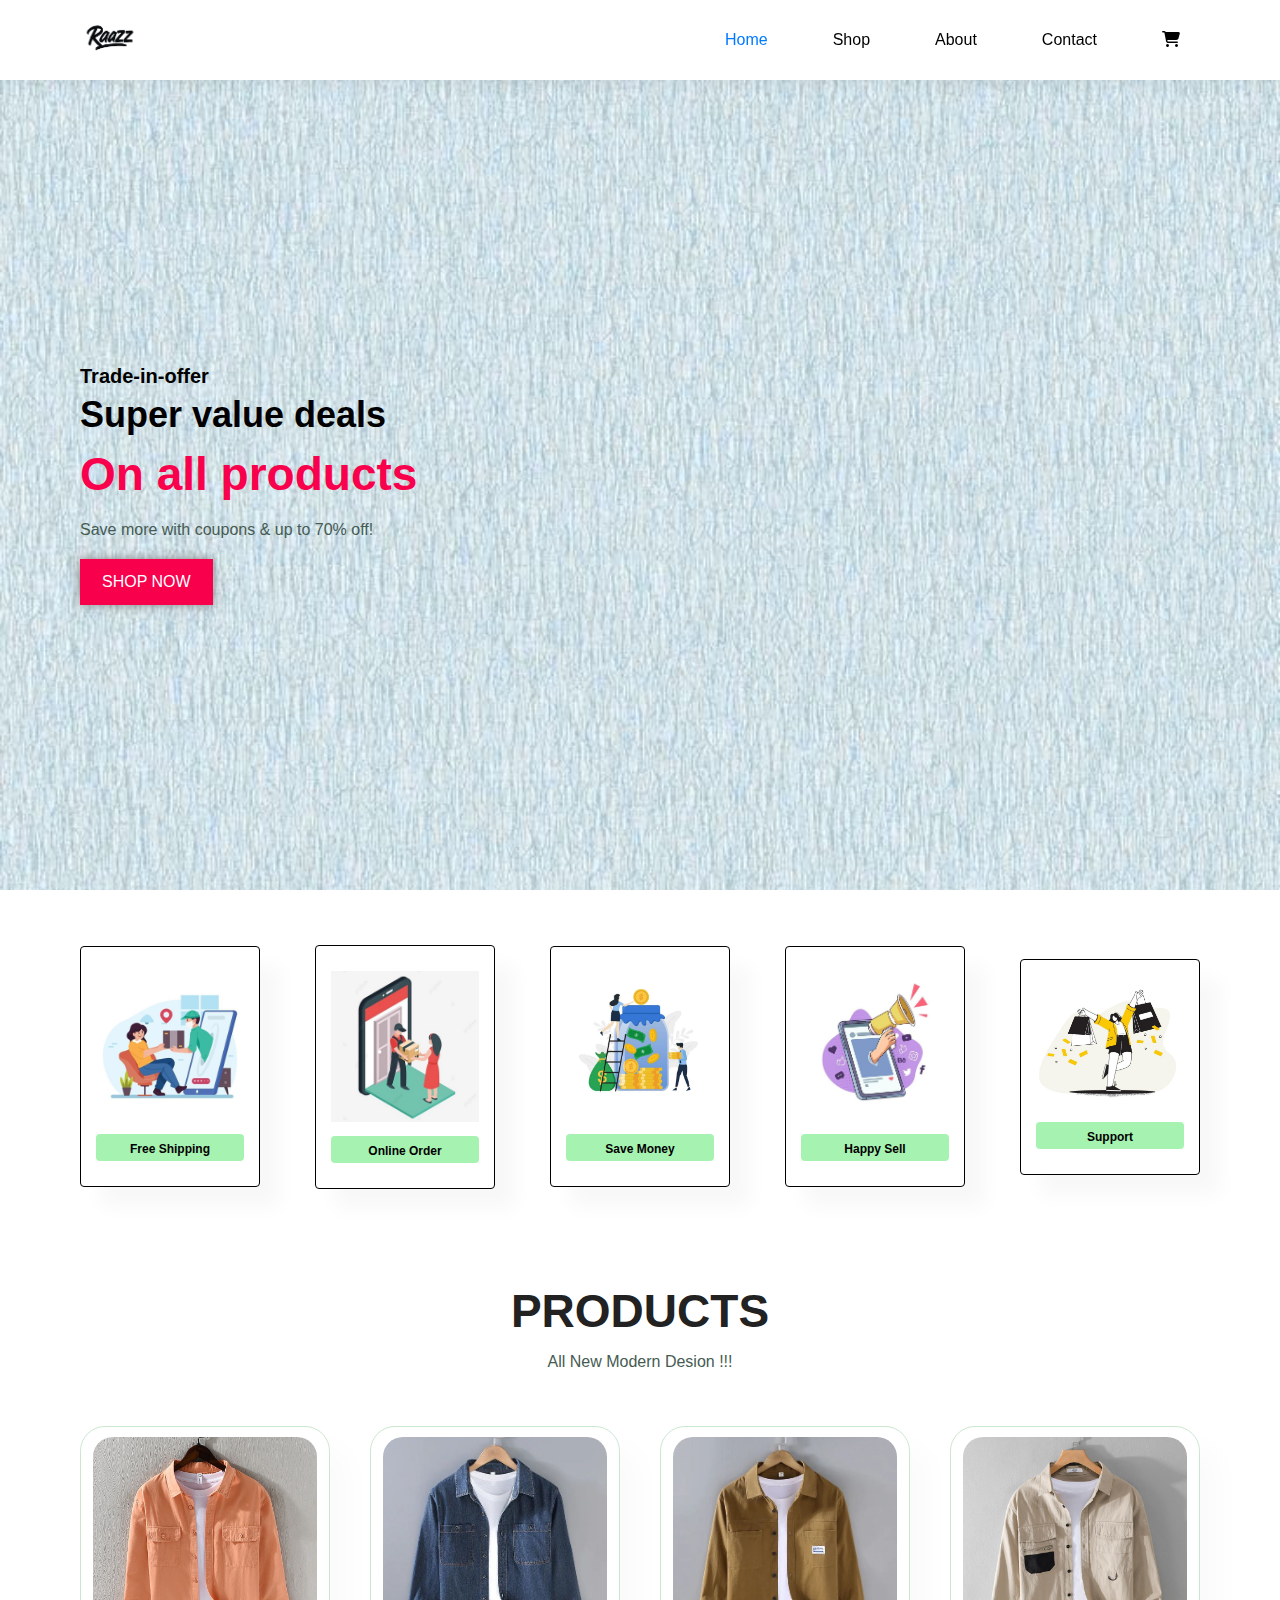
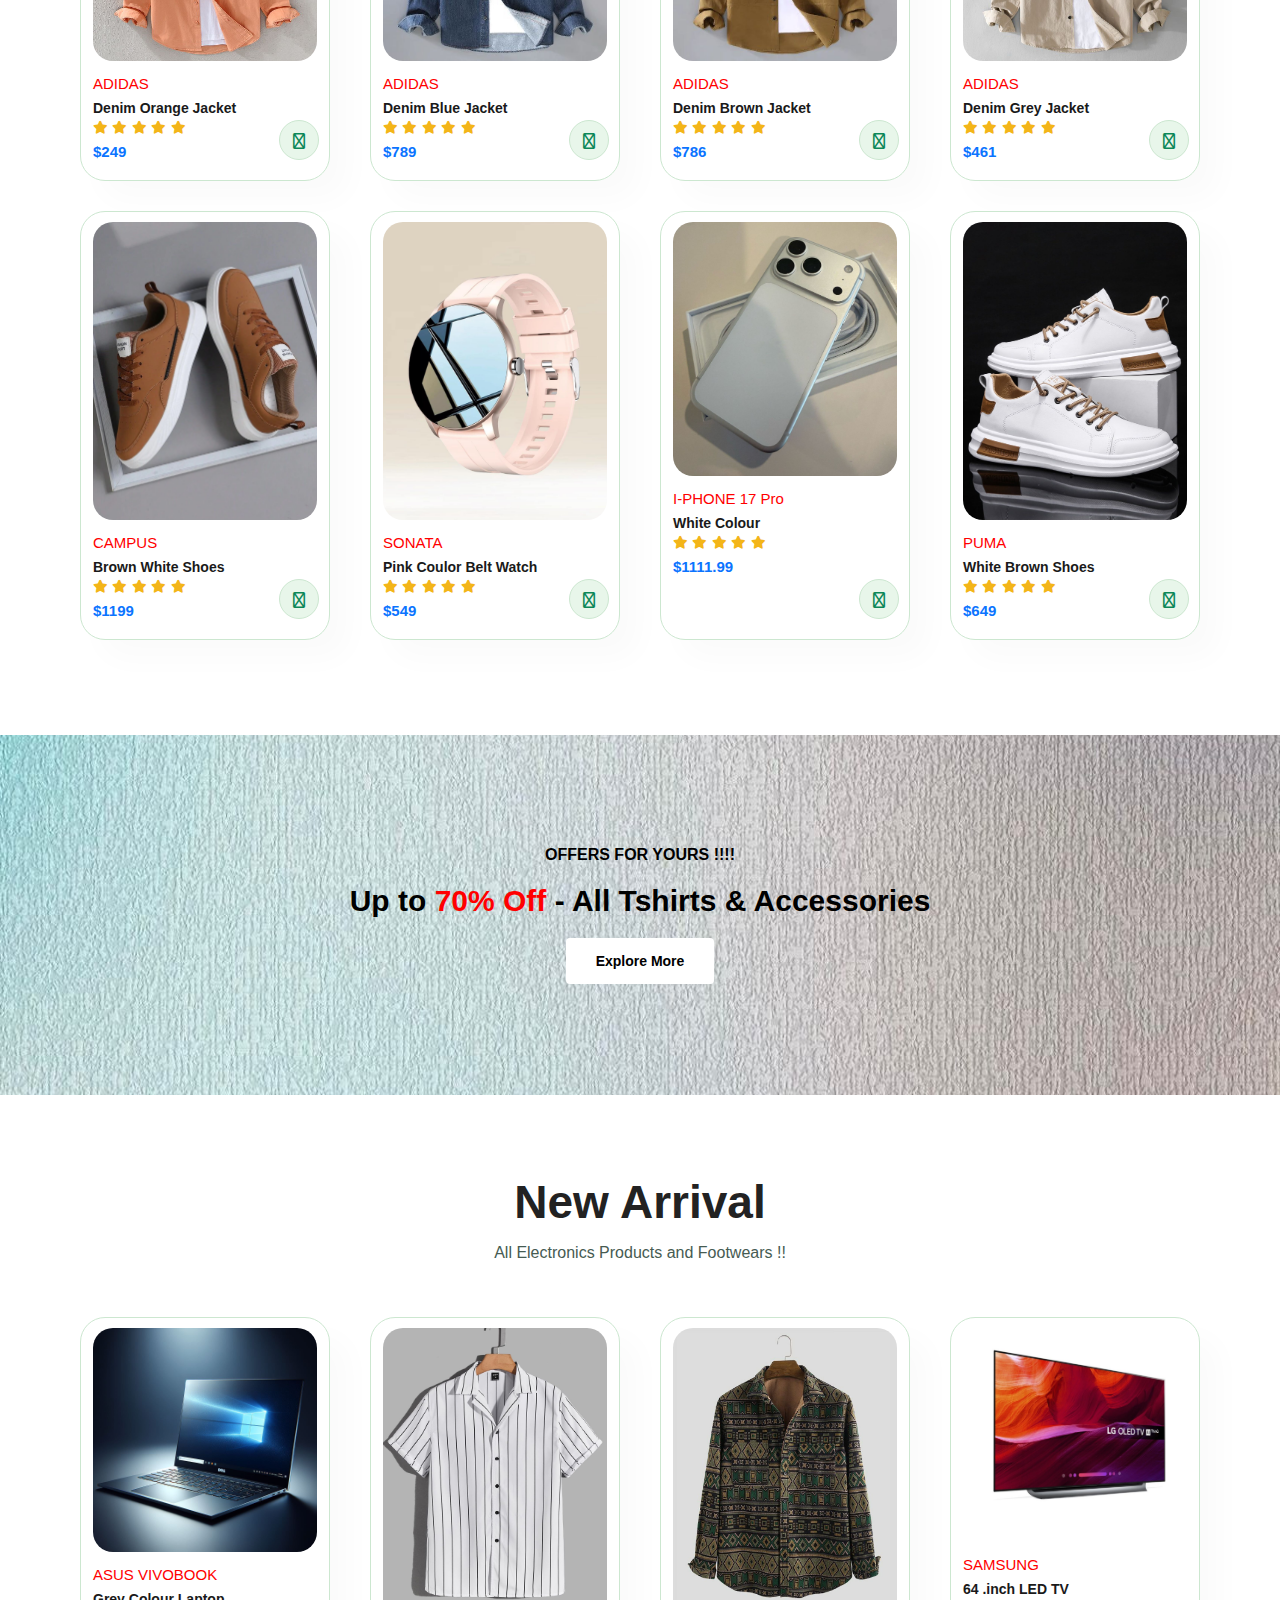
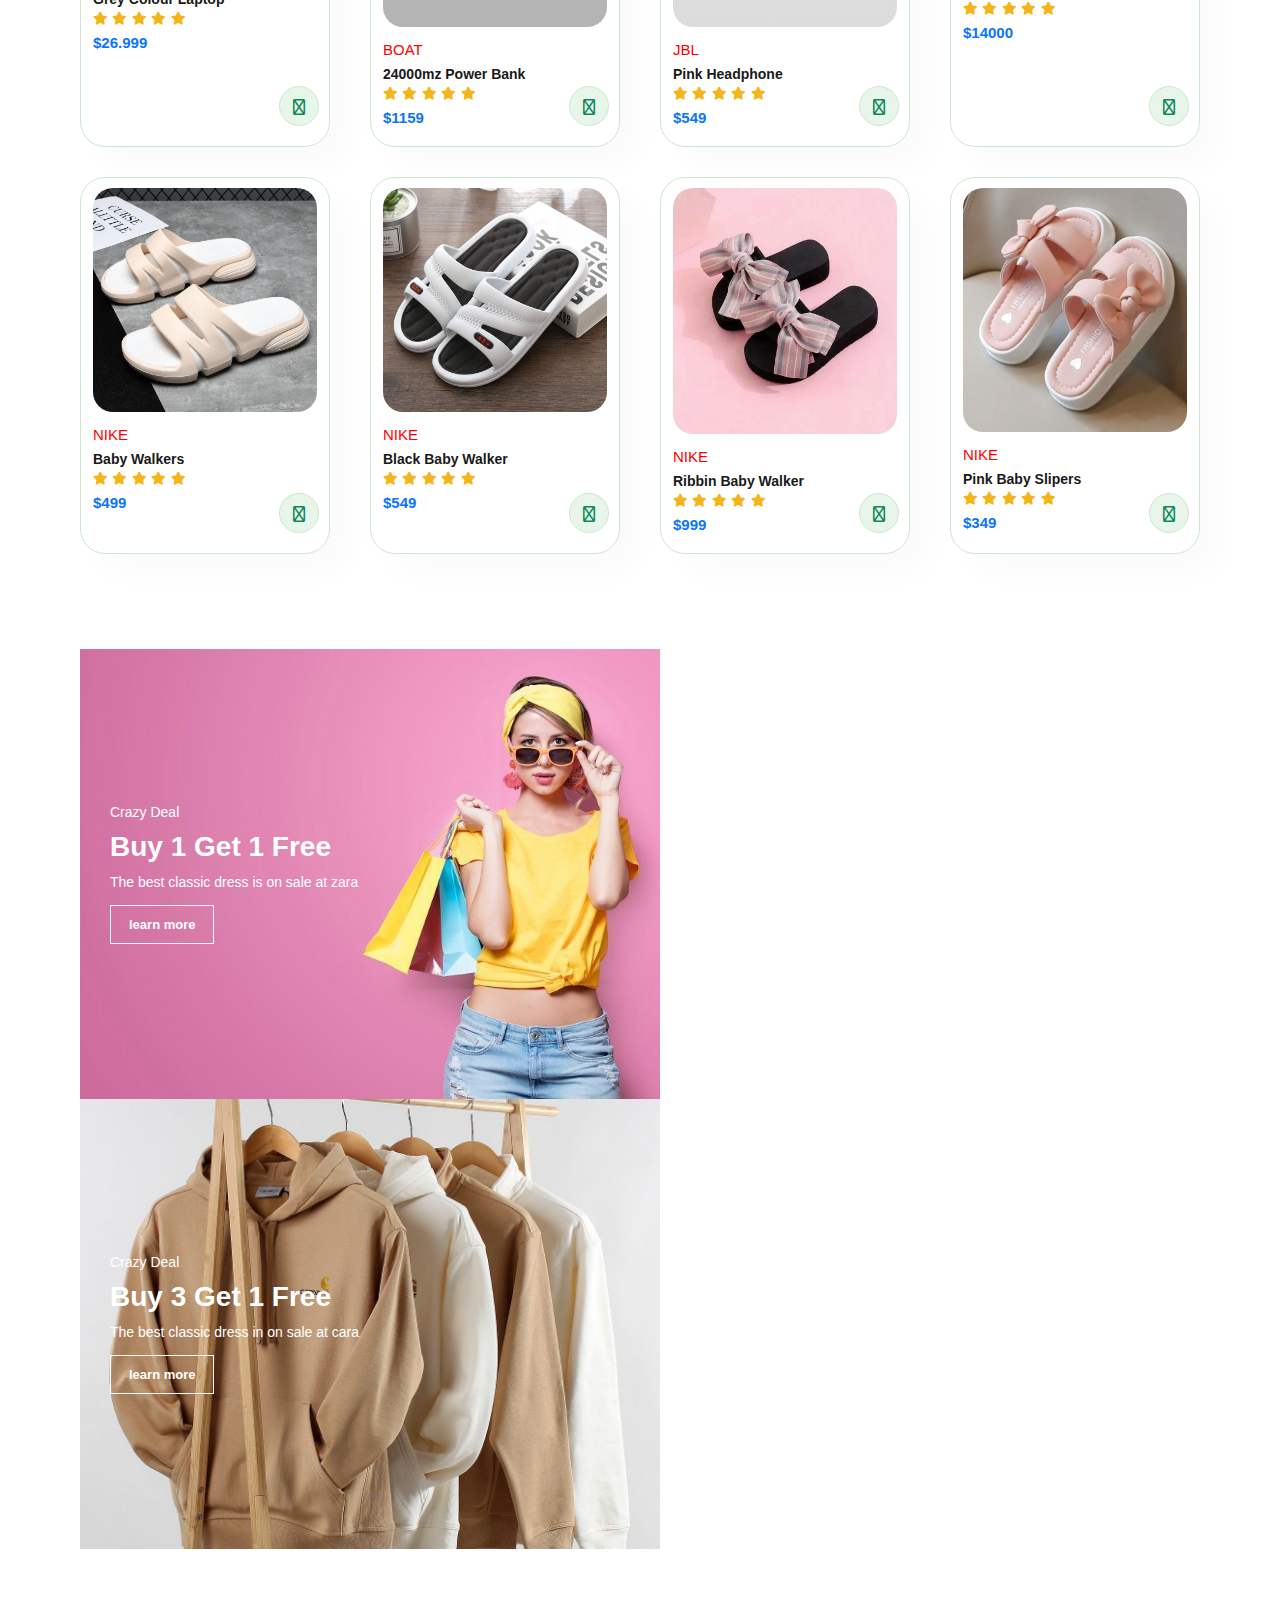
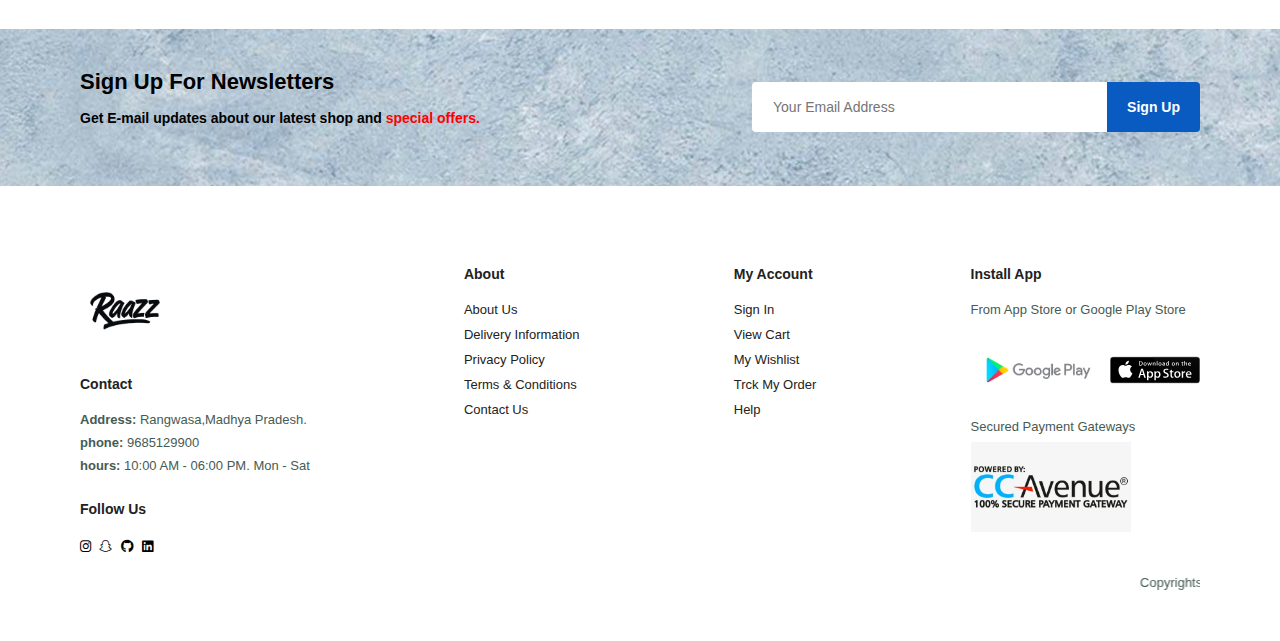
<file: home.html>
<!DOCTYPE html>
<html lang="en">

<head>
    <meta charset="UTF-8">
    <meta name="viewport" content="width=device-width, initial-scale=1.0">
    <title>Home</title>
    <link rel="stylesheet" href="style.css">
    <link rel="stylesheet" href="https://cdnjs.cloudflare.com/ajax/libs/font-awesome/6.7.1/css/all.min.css">
</head>

<body>
    <section id="header">
        <a href="#"><img src="WhatsApp_Image_2025-10-17_at_3.41.35_PM-removebg-preview.png" class="logo" alt=""></a>

        <div>
            <ul id="navbar">
                <li><a class="active" href="home.html">Home</a></li>
                <li><a href="shop.html">Shop</a></li>
                <li><a href="about.html">About</a></li>
                <li><a href="contact.html">Contact</a></li>
                <li id="lg-bag"><a href="cart.html"><i class="fa-solid fa-cart-shopping"></i></a></li>
                <a href="#" id="close"><i class="fa-solid fa-xmark"></i></a>
            </ul>
        </div>

        <div id="mobile">
            <i id="bar" class="fa-solid fa-bars"></i>
            <a href="cart.html"><i class="fa-solid fa-cart-shopping"></i></a>
        </div>
    </section>

    <section id="hero">
        <h4>Trade-in-offer</h4>
        <h2>Super value deals</h2>
        <h1>On all products</h1>
        <p>Save more with coupons & up to 70% off!</p>
        <button onclick="document.location='shop.html'">SHOP NOW</button>
    </section>

    <section id="features" class="section-p1">
        <div class="fe-box">
            <img src="free shipping.jpeg" alt="">
            <h6>Free Shipping</h6>
        </div>
        <div class="fe-box">
            <img src="online shoping.jpeg" alt="">
            <h6>Online Order</h6>
        </div>
        <div class="fe-box">
            <img src="save money.jpeg" alt="">
            <h6>Save Money</h6>
        </div>
        <div class="fe-box">
            <img src="happy sell.jpeg" alt="">
            <h6>Happy Sell</h6>
        </div>
        <div class="fe-box">
            <img src="pramotion.jpeg" alt="">
            <h6>Support</h6>
        </div>

    </section>

    <section id="product1" class="section-p1">
        <h2>PRODUCTS</h2>
        <p>All New Modern Desion !!! </p>
        <div class="pro-container" onclick="window.location.href='sproduct.html';">
            <div class="pro">
                <img src="fppp1.jpeg" alt="">
                <div class="des">
                    <span>ADIDAS</span>
                    <h5>Denim Orange Jacket</h5>
                    <div class="star">
                        <i class="fa-solid fa-star"></i>
                        <i class="fa-solid fa-star"></i>
                        <i class="fa-solid fa-star"></i>
                        <i class="fa-solid fa-star"></i>
                        <i class="fa-solid fa-star"></i>
                    </div>
                    <h4>$249</h4>
                </div>
                <a href="#"><i class="fa-solid fa-bag-shopping  cart"></i></a>
            </div>
            <div class="pro">
                <img src="fppp2.jpeg" alt="">
                <div class="des">
                    <span>ADIDAS</span>
                    <h5>Denim Blue Jacket</h5>
                    <div class="star">
                        <i class="fa-solid fa-star"></i>
                        <i class="fa-solid fa-star"></i>
                        <i class="fa-solid fa-star"></i>
                        <i class="fa-solid fa-star"></i>
                        <i class="fa-solid fa-star"></i>
                    </div>
                    <h4>$789</h4>
                </div>
                <a href="#"><i class="fa-solid fa-bag-shopping  cart"></i></a>
            </div>
            <div class="pro">
                <img src="fppp3.jpeg" alt="">
                <div class="des">
                    <span>ADIDAS</span>
                    <h5>Denim Brown Jacket</h5>
                    <div class="star">
                        <i class="fa-solid fa-star"></i>
                        <i class="fa-solid fa-star"></i>
                        <i class="fa-solid fa-star"></i>
                        <i class="fa-solid fa-star"></i>
                        <i class="fa-solid fa-star"></i>
                    </div>
                    <h4>$786</h4>
                </div>
                <a href="#"><i class="fa-solid fa-bag-shopping  cart"></i></a>
            </div>
            <div class="pro">
                <img src="fppp4.jpeg" alt="">
                <div class="des">
                    <span>ADIDAS</span>
                    <h5>Denim Grey Jacket</h5>
                    <div class="star">
                        <i class="fa-solid fa-star"></i>
                        <i class="fa-solid fa-star"></i>
                        <i class="fa-solid fa-star"></i>
                        <i class="fa-solid fa-star"></i>
                        <i class="fa-solid fa-star"></i>
                    </div>
                    <h4>$461</h4>
                </div>
                <a href="#"><i class="fa-solid fa-bag-shopping  cart"></i></a>
            </div>
            <div class="pro">
                <img src="fp5.jpeg" alt="">
                <div class="des">
                    <span>CAMPUS</span>
                    <h5>Brown White Shoes</h5>
                    <div class="star">
                        <i class="fa-solid fa-star"></i>
                        <i class="fa-solid fa-star"></i>
                        <i class="fa-solid fa-star"></i>
                        <i class="fa-solid fa-star"></i>
                        <i class="fa-solid fa-star"></i>
                    </div>
                    <h4>$1199</h4>
                </div>
                <a href="#"><i class="fa-solid fa-bag-shopping  cart"></i></a>
            </div>
            <div class="pro">
                <img src="fppp6.jpeg" alt="">
                <div class="des">
                    <span>SONATA</span>
                    <h5>Pink Coulor Belt Watch</h5>
                    <div class="star">
                        <i class="fa-solid fa-star"></i>
                        <i class="fa-solid fa-star"></i>
                        <i class="fa-solid fa-star"></i>
                        <i class="fa-solid fa-star"></i>
                        <i class="fa-solid fa-star"></i>
                    </div>
                    <h4>$549</h4>
                </div>
                <a href="#"><i class="fa-solid fa-bag-shopping  cart"></i></a>
            </div>
            <div class="pro">
                <img src="fppp7.jpeg" alt="">
                <div class="des">
                    <span>I-PHONE 17 Pro</span>
                    <h5>White Colour</h5>
                    <div class="star">
                        <i class="fa-solid fa-star"></i>
                        <i class="fa-solid fa-star"></i>
                        <i class="fa-solid fa-star"></i>
                        <i class="fa-solid fa-star"></i>
                        <i class="fa-solid fa-star"></i>
                    </div>
                    <h4>$1111.99</h4>
                </div>
                <a href="#"><i class="fa-solid fa-bag-shopping  cart"></i></a>
            </div>
            <div class="pro">
                <img src="fp6.jpeg" alt="">
                <div class="des">
                    <span>PUMA</span>
                    <h5>White Brown Shoes</h5>
                    <div class="star">
                        <i class="fa-solid fa-star"></i>
                        <i class="fa-solid fa-star"></i>
                        <i class="fa-solid fa-star"></i>
                        <i class="fa-solid fa-star"></i>
                        <i class="fa-solid fa-star"></i>
                    </div>
                    <h4>$649</h4>
                </div>
                <a href="#"><i class="fa-solid fa-bag-shopping  cart"></i></a>
            </div>
        </div>
    </section>

    <section id="banner" class="section-m1">
        <h4>OFFERS FOR YOURS !!!!</h4>
        <h2>Up to <span>70% Off</span> - All Tshirts & Accessories</h2>
        <button class="normal" onclick="document.location='shop.html'">Explore More</button>
    </section>

    <section id="product1" class="section-p1">
        <h2>New Arrival</h2>
        <p>All Electronics Products and Footwears !!</p>
        <div class="pro-container">
            <div class="pro">
                <img src="fppp5.jpeg" alt="">
                <div class="des">
                    <span>ASUS VIVOBOOK</span>
                    <h5>Grey Colour Laptop</h5>
                    <div class="star">
                        <i class="fa-solid fa-star"></i>
                        <i class="fa-solid fa-star"></i>
                        <i class="fa-solid fa-star"></i>
                        <i class="fa-solid fa-star"></i>
                        <i class="fa-solid fa-star"></i>
                    </div>
                    <h4>$26.999</h4>
                </div>
                <a href="#"><i class="fa-solid fa-cart-shopping cart" ></i></a>
            </div>
            <div class="pro">
                <img src="fpp2.jpeg" alt="">
                <div class="des">
                    <span>BOAT</span>
                    <h5>24000mz Power Bank</h5>
                    <div class="star">
                        <i class="fa-solid fa-star"></i>
                        <i class="fa-solid fa-star"></i>
                        <i class="fa-solid fa-star"></i>
                        <i class="fa-solid fa-star"></i>
                        <i class="fa-solid fa-star"></i>
                    </div>
                    <h4>$1159</h4>
                </div>
                <a href="#"><i class="fa-solid fa-cart-shopping cart"></i></a>
            </div>
            <div class="pro">
                <img src="fpp3.jpeg" alt="">
                <div class="des">
                    <span>JBL</span>
                    <h5>Pink Headphone</h5>
                    <div class="star">
                        <i class="fa-solid fa-star"></i>
                        <i class="fa-solid fa-star"></i>
                        <i class="fa-solid fa-star"></i>
                        <i class="fa-solid fa-star"></i>
                        <i class="fa-solid fa-star"></i>
                    </div>
                    <h4>$549</h4>
                </div>
                <a href="#"><i class="fa-solid fa-bag-shopping  cart"></i></a>
            </div>
            <div class="pro">
                <img src="fpp1.jpeg" alt="">
                <div class="des">
                    <span>SAMSUNG</span>
                    <h5>64 .inch LED TV</h5>
                    <div class="star">
                        <i class="fa-solid fa-star"></i>
                        <i class="fa-solid fa-star"></i>
                        <i class="fa-solid fa-star"></i>
                        <i class="fa-solid fa-star"></i>
                        <i class="fa-solid fa-star"></i>
                    </div>
                    <h4>$14000</h4>
                </div>
                <a href="#"><i class="fa-solid fa-bag-shopping  cart"></i></a>
            </div>
            <div class="pro">
                <img src="fpp5.jpeg" alt="">
                <div class="des">
                    <span>NIKE</span>
                    <h5>Baby Walkers</h5>
                    <div class="star">
                        <i class="fa-solid fa-star"></i>
                        <i class="fa-solid fa-star"></i>
                        <i class="fa-solid fa-star"></i>
                        <i class="fa-solid fa-star"></i>
                        <i class="fa-solid fa-star"></i>
                    </div>
                    <h4>$499</h4>
                </div>
                <a href="#"><i class="fa-solid fa-bag-shopping  cart"></i></a>
            </div>
            <div class="pro">
                <img src="fpp8.jpeg" alt="">
                <div class="des">
                    <span>NIKE</span>
                    <h5>Black Baby Walker</h5>
                    <div class="star">
                        <i class="fa-solid fa-star"></i>
                        <i class="fa-solid fa-star"></i>
                        <i class="fa-solid fa-star"></i>
                        <i class="fa-solid fa-star"></i>
                        <i class="fa-solid fa-star"></i>
                    </div>
                    <h4>$549</h4>
                </div>
                <a href="#"><i class="fa-solid fa-bag-shopping  cart"></i></a>
            </div>
            <div class="pro">
                <img src="fpp7.jpeg" alt="">
                <div class="des">
                    <span>NIKE</span>
                    <h5>Ribbin Baby Walker</h5>
                    <div class="star">
                        <i class="fa-solid fa-star"></i>
                        <i class="fa-solid fa-star"></i>
                        <i class="fa-solid fa-star"></i>
                        <i class="fa-solid fa-star"></i>
                        <i class="fa-solid fa-star"></i>
                    </div>
                    <h4>$999</h4>
                </div>
                <a href="#"><i class="fa-solid fa-bag-shopping  cart"></i></a>
            </div>
            <div class="pro">
                <img src="fpp6.jpeg" alt="">
                <div class="des">
                    <span>NIKE</span>
                    <h5>Pink Baby Slipers</h5>
                    <div class="star">
                        <i class="fa-solid fa-star"></i>
                        <i class="fa-solid fa-star"></i>
                        <i class="fa-solid fa-star"></i>
                        <i class="fa-solid fa-star"></i>
                        <i class="fa-solid fa-star"></i>
                    </div>
                    <h4>$349</h4>
                </div>
                <a href="#"><i class="fa-solid fa-bag-shopping  cart"></i></a>
            </div>
        </div>
    </section>

    <section id="sm-banner" class="section-p1">
        <div class="banner-box">
            <h4>Crazy Deal</h4>
            <h2>Buy 1 Get 1 Free</h2>
            <span>The best classic dress is on sale at zara</span>
            <button class="white" onclick="document.location='shop.html'">learn more</button>
        </div>
        <div class="banner-box banner-box2">
            <h4>Crazy Deal</h4>
            <h2>Buy 3 Get 1 Free</h2>
            <span>The best classic dress in on sale at cara</span>
            <button class="white" onclick="document.location='shop.html'">learn more</button>
        </div>
    </section>

    <section id="newsletter" class="section-p1 section-m1">
        <div class="newstext">
            <h4>Sign Up For Newsletters</h4>
            <p>Get E-mail updates about our latest shop and <span>special offers.</span> </p>
        </div>
        <div class="form">
            <input type="text" placeholder="Your Email Address">
            <button class="normal"onclick="window.location='index.html'">Sign Up</button>
        </div>
    </section>

    <footer class="section-p1">
        <div class="col">
            <img class="logo" src="WhatsApp_Image_2025-10-17_at_3.41.35_PM-removebg-preview.png" alt="">
            <h4>Contact</h4>
            <p><strong>Address: </strong> Rangwasa,Madhya Pradesh.</p>
            <p><strong>phone: </strong>9685129900</p>
            <p><strong>hours: </strong> 10:00 AM - 06:00 PM. Mon - Sat</p>
            <div class="follow">
                <h4>Follow Us</h4>
                <div class="icon">
                    <a href="https://instagram.com/raazz.15"><i class="fa-brands fa-instagram"></i></a>
                    <a href="https://snapchat.com/raazz_15"><i class="fa-brands fa-snapchat"></i></a>
                    <a href="https://github.com/raj152004"><i class="fa-brands fa-github"></i></a>
                    <a
                        href="https://www.linkedin.com/in/raj-thakur-bab210290?utm_source=share&utm_campaign=share_vgitia&utm_content=profile&utm_medium=ios_app"><i
                            class="fa-brands fa-linkedin"></i></a>
                </div>
            </div>
        </div>
        <div class="col">
            <h4>About</h4>
            <a href="about.html">About Us</a>
            <a href="cart.html">Delivery Information</a>
            <a href="cart.html">Privacy Policy</a>
            <a href="cart.html">Terms & Conditions</a>
            <a href="contact.html">Contact Us</a>
        </div>

        <div class="col">
            <h4>My Account</h4>
            <a href="index.html">Sign In</a>
            <a href="cart.html">View Cart</a>
            <a href="cart.html">My Wishlist</a>
            <a href="cart.html">Trck My Order</a>
            <a href="cart.html">Help</a>
        </div>

        <div class="col install">
            <h4>Install App</h4>
            <p>From App Store or Google Play Store</p>
            <div class="row">
                <a href="https://Googleplaystore.com"><img src="Google_Play-Logo.wine.png" alt=""></a>
                <a href="https://appstore.com"><img src="download-on-the-app-store-apple-logo.svg" alt=""></a>
            </div>
            <p>Secured Payment Gateways</p>
            <a href="https://phonepay.com"><img src="payment-gateway.png" alt=""></a>
        </div>

        <div class="copyright">
            <p>
                <marquee>Copyrights &copy; 2025. Shop Zone etc - HTML CSS Ecommerce Template......</marquee>
            </p>
        </div>
    </footer>

    <script src="script.js"></script>
</body>

</html>
</file>
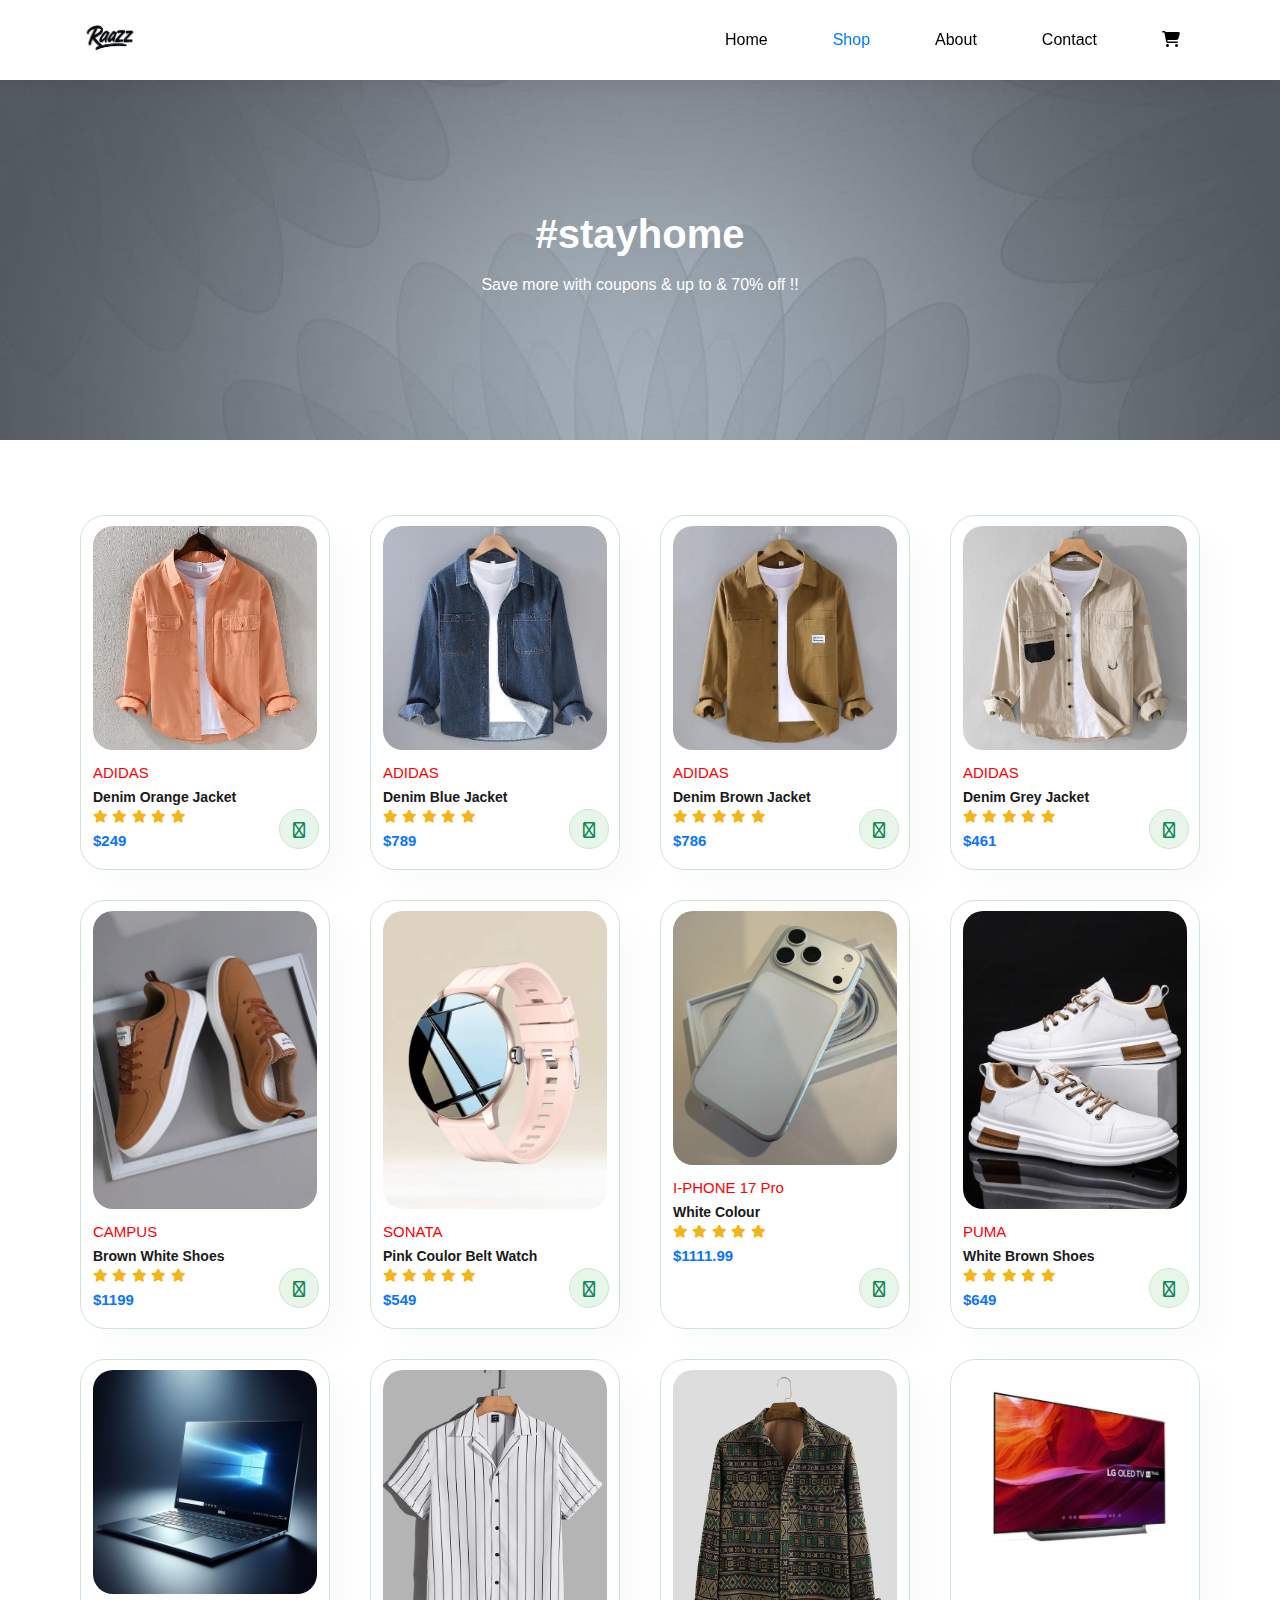
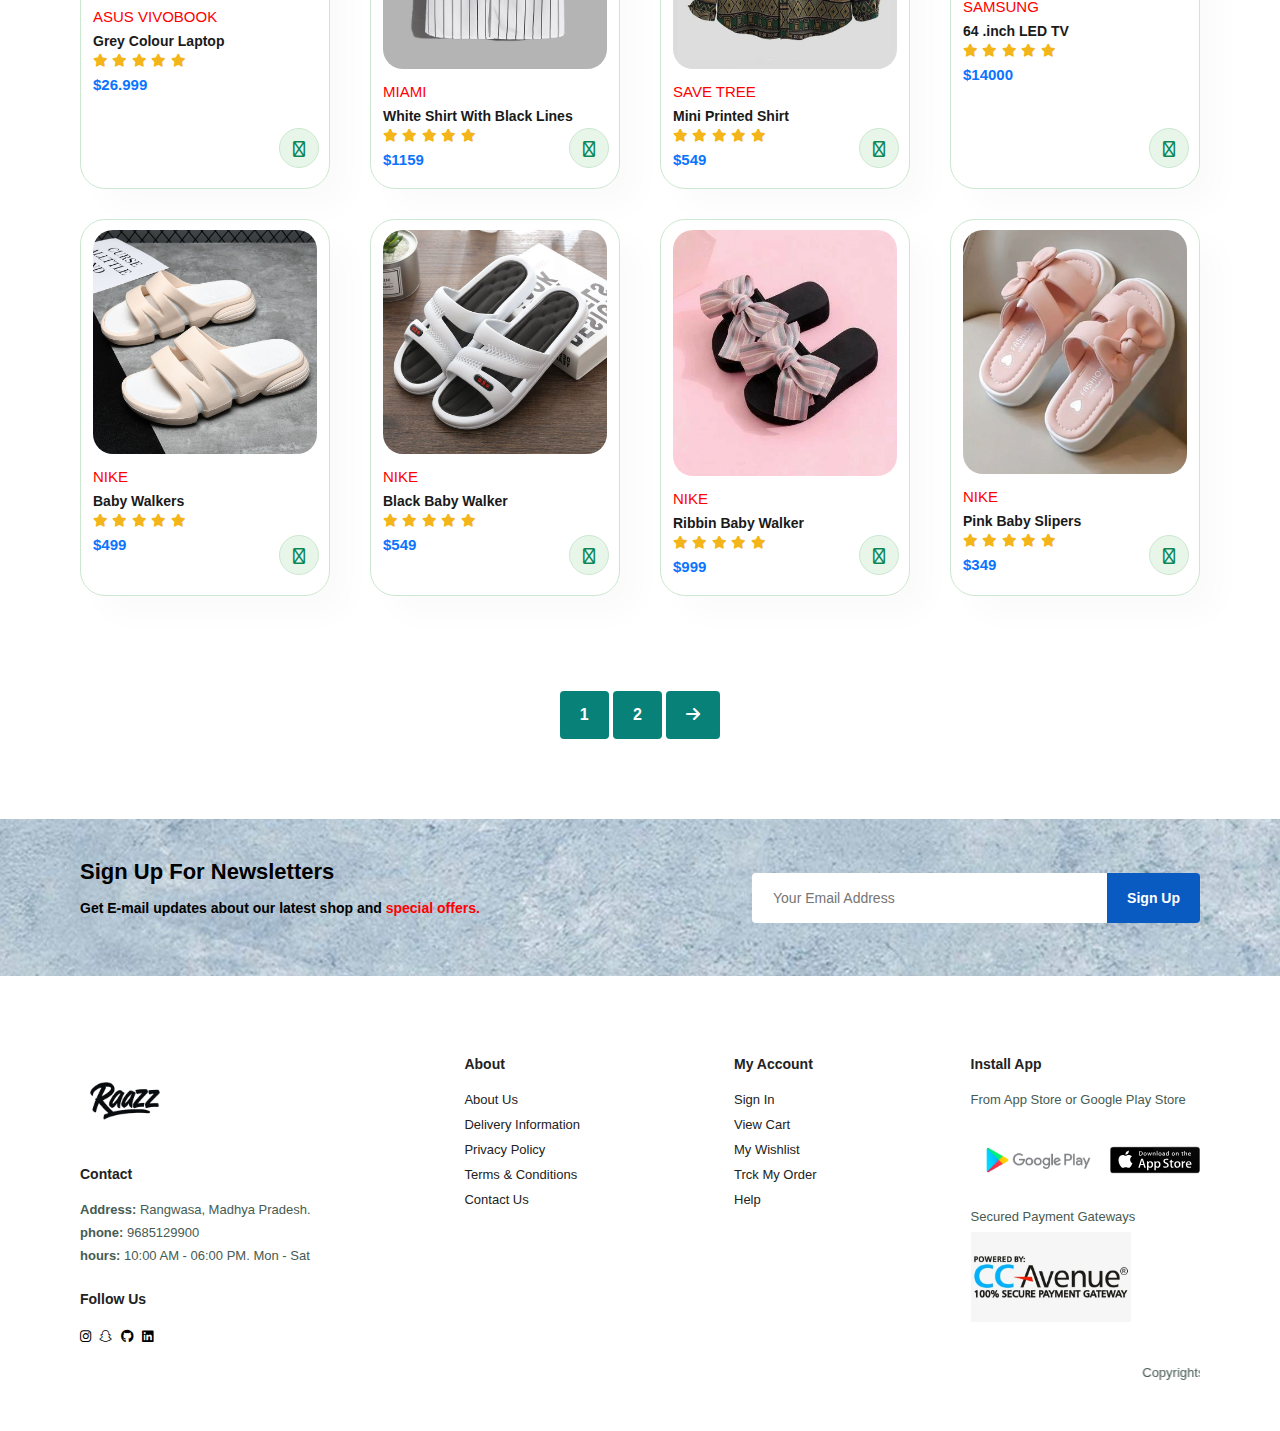
<file: shop.html>
<!DOCTYPE html>
<html lang="en">

<head>
    <meta charset="UTF-8">
    <meta name="viewport" content="width=device-width, initial-scale=1.0">
    <title>Home</title>
    <link rel="stylesheet" href="style.css">
    <link rel="stylesheet" href="https://cdnjs.cloudflare.com/ajax/libs/font-awesome/6.7.1/css/all.min.css">
</head>

<body>
    <section id="header">
        <a href="#"><img src="WhatsApp_Image_2025-10-17_at_3.41.35_PM-removebg-preview.png" class="logo" alt=""></a>

        <div>
            <ul id="navbar">
                <li><a href="home.html">Home</a></li>
                <li><a class="active" href="shop.html">Shop</a></li>
                <li><a href="about.html">About</a></li>
                <li><a href="contact.html">Contact</a></li>
                <li id="lg-bag"><a href="cart.html"><i class="fa-solid fa-cart-shopping"></i></a></li>
                <a href="#" id="close"><i class="fa-solid fa-xmark"></i></a>
            </ul>
        </div>

        <div id="mobile">
            <i id="bar" class="fa-solid fa-bars"></i>
            <a href="cart.html"><i class="fa-solid fa-cart-shopping"></i></a>
        </div>
    </section>

    <section id="page-header">

        <h2>#stayhome</h2>

        <p>Save more with coupons & up to & 70% off !!</p>

    </section>

    <section id="product1" class="section-p1">

        <div class="pro-container">
            <div class="pro" onclick="window.location.href='sproduct.html';">
                <img src="fppp1.jpeg" alt="">
                <div class="des">
                    <span>ADIDAS</span>
                    <h5>Denim Orange Jacket</h5>
                    <div class="star">
                        <i class="fa-solid fa-star"></i>
                        <i class="fa-solid fa-star"></i>
                        <i class="fa-solid fa-star"></i>
                        <i class="fa-solid fa-star"></i>
                        <i class="fa-solid fa-star"></i>
                    </div>
                    <h4>$249</h4>
                </div>
                <a href="#"><i class="fa-solid fa-bag-shopping  cart"></i></a>
            </div>
            <div class="pro">
                <img src="fppp2.jpeg" alt="">
                <div class="des">
                    <span>ADIDAS</span>
                    <h5>Denim Blue Jacket</h5>
                    <div class="star">
                        <i class="fa-solid fa-star"></i>
                        <i class="fa-solid fa-star"></i>
                        <i class="fa-solid fa-star"></i>
                        <i class="fa-solid fa-star"></i>
                        <i class="fa-solid fa-star"></i>
                    </div>
                    <h4>$789</h4>
                </div>
                <a href="#"><i class="fa-solid fa-bag-shopping  cart"></i></a>
            </div>
            <div class="pro">
                <img src="fppp3.jpeg" alt="">
                <div class="des">
                    <span>ADIDAS</span>
                    <h5>Denim Brown Jacket</h5>
                    <div class="star">
                        <i class="fa-solid fa-star"></i>
                        <i class="fa-solid fa-star"></i>
                        <i class="fa-solid fa-star"></i>
                        <i class="fa-solid fa-star"></i>
                        <i class="fa-solid fa-star"></i>
                    </div>
                    <h4>$786</h4>
                </div>
                <a href="#"><i class="fa-solid fa-bag-shopping  cart"></i></a>
            </div>
            <div class="pro">
                <img src="fppp4.jpeg" alt="">
                <div class="des">
                    <span>ADIDAS</span>
                    <h5>Denim Grey Jacket</h5>
                    <div class="star">
                        <i class="fa-solid fa-star"></i>
                        <i class="fa-solid fa-star"></i>
                        <i class="fa-solid fa-star"></i>
                        <i class="fa-solid fa-star"></i>
                        <i class="fa-solid fa-star"></i>
                    </div>
                    <h4>$461</h4>
                </div>
                <a href="#"><i class="fa-solid fa-bag-shopping  cart"></i></a>
            </div>
            <div class="pro">
                <img src="fp5.jpeg" alt="">
                <div class="des">
                    <span>CAMPUS</span>
                    <h5>Brown White Shoes</h5>
                    <div class="star">
                        <i class="fa-solid fa-star"></i>
                        <i class="fa-solid fa-star"></i>
                        <i class="fa-solid fa-star"></i>
                        <i class="fa-solid fa-star"></i>
                        <i class="fa-solid fa-star"></i>
                    </div>
                    <h4>$1199</h4>
                </div>
                <a href="#"><i class="fa-solid fa-bag-shopping  cart"></i></a>
            </div>
            <div class="pro">
                <img src="fppp6.jpeg" alt="">
                <div class="des">
                    <span>SONATA</span>
                    <h5>Pink Coulor Belt Watch</h5>
                    <div class="star">
                        <i class="fa-solid fa-star"></i>
                        <i class="fa-solid fa-star"></i>
                        <i class="fa-solid fa-star"></i>
                        <i class="fa-solid fa-star"></i>
                        <i class="fa-solid fa-star"></i>
                    </div>
                    <h4>$549</h4>
                </div>
                <a href="#"><i class="fa-solid fa-bag-shopping  cart"></i></a>
            </div>
            <div class="pro">
                <img src="fppp7.jpeg" alt="">
                <div class="des">
                    <span>I-PHONE 17 Pro</span>
                    <h5>White Colour</h5>
                    <div class="star">
                        <i class="fa-solid fa-star"></i>
                        <i class="fa-solid fa-star"></i>
                        <i class="fa-solid fa-star"></i>
                        <i class="fa-solid fa-star"></i>
                        <i class="fa-solid fa-star"></i>
                    </div>
                    <h4>$1111.99</h4>
                </div>
                <a href="#"><i class="fa-solid fa-bag-shopping  cart"></i></a>
            </div>
            <div class="pro">
                <img src="fp6.jpeg" alt="">
                <div class="des">
                    <span>PUMA</span>
                    <h5>White Brown Shoes</h5>
                    <div class="star">
                        <i class="fa-solid fa-star"></i>
                        <i class="fa-solid fa-star"></i>
                        <i class="fa-solid fa-star"></i>
                        <i class="fa-solid fa-star"></i>
                        <i class="fa-solid fa-star"></i>
                    </div>
                    <h4>$649</h4>
                </div>
                <a href="#"><i class="fa-solid fa-bag-shopping  cart"></i></a>
            </div>

            <div class="pro">
                <img src="fppp5.jpeg" alt="">
                <div class="des">
                    <span>ASUS VIVOBOOK</span>
                    <h5>Grey Colour Laptop</h5>
                    <div class="star">
                        <i class="fa-solid fa-star"></i>
                        <i class="fa-solid fa-star"></i>
                        <i class="fa-solid fa-star"></i>
                        <i class="fa-solid fa-star"></i>
                        <i class="fa-solid fa-star"></i>
                    </div>
                    <h4>$26.999</h4>
                </div>
                <a href="#"><i class="fa-solid fa-bag-shopping  cart"></i></a>
            </div>
            <div class="pro">
                <img src="fpp2.jpeg" alt="">
                <div class="des">
                    <span>MIAMI</span>
                    <h5>White Shirt With Black Lines </h5>
                    <div class="star">
                        <i class="fa-solid fa-star"></i>
                        <i class="fa-solid fa-star"></i>
                        <i class="fa-solid fa-star"></i>
                        <i class="fa-solid fa-star"></i>
                        <i class="fa-solid fa-star"></i>
                    </div>
                    <h4>$1159</h4>
                </div>
                <a href="#"><i class="fa-solid fa-bag-shopping  cart"></i></a>
            </div>
            <div class="pro">
                <img src="fpp3.jpeg" alt="">
                <div class="des">
                    <span>SAVE TREE</span>
                    <h5>Mini Printed Shirt</h5>
                    <div class="star">
                        <i class="fa-solid fa-star"></i>
                        <i class="fa-solid fa-star"></i>
                        <i class="fa-solid fa-star"></i>
                        <i class="fa-solid fa-star"></i>
                        <i class="fa-solid fa-star"></i>
                    </div>
                    <h4>$549</h4>
                </div>
                <a href="#"><i class="fa-solid fa-bag-shopping  cart"></i></a>
            </div>
            <div class="pro">
                <img src="fpp1.jpeg" alt="">
                <div class="des">
                    <span>SAMSUNG</span>
                    <h5>64 .inch LED TV</h5>
                    <div class="star">
                        <i class="fa-solid fa-star"></i>
                        <i class="fa-solid fa-star"></i>
                        <i class="fa-solid fa-star"></i>
                        <i class="fa-solid fa-star"></i>
                        <i class="fa-solid fa-star"></i>
                    </div>
                    <h4>$14000</h4>
                </div>
                <a href="#"><i class="fa-solid fa-bag-shopping  cart"></i></a>
            </div>
            <div class="pro">
                <img src="fpp5.jpeg" alt="">
                <div class="des">
                    <span>NIKE</span>
                    <h5>Baby Walkers</h5>
                    <div class="star">
                        <i class="fa-solid fa-star"></i>
                        <i class="fa-solid fa-star"></i>
                        <i class="fa-solid fa-star"></i>
                        <i class="fa-solid fa-star"></i>
                        <i class="fa-solid fa-star"></i>
                    </div>
                    <h4>$499</h4>
                </div>
                <a href="#"><i class="fa-solid fa-bag-shopping  cart"></i></a>
            </div>
            <div class="pro">
                <img src="fpp8.jpeg" alt="">
                <div class="des">
                    <span>NIKE</span>
                    <h5>Black Baby Walker</h5>
                    <div class="star">
                        <i class="fa-solid fa-star"></i>
                        <i class="fa-solid fa-star"></i>
                        <i class="fa-solid fa-star"></i>
                        <i class="fa-solid fa-star"></i>
                        <i class="fa-solid fa-star"></i>
                    </div>
                    <h4>$549</h4>
                </div>
                <a href="#"><i class="fa-solid fa-bag-shopping  cart"></i></a>
            </div>
            <div class="pro">
                <img src="fpp7.jpeg" alt="">
                <div class="des">
                    <span>NIKE</span>
                    <h5>Ribbin Baby Walker</h5>
                    <div class="star">
                        <i class="fa-solid fa-star"></i>
                        <i class="fa-solid fa-star"></i>
                        <i class="fa-solid fa-star"></i>
                        <i class="fa-solid fa-star"></i>
                        <i class="fa-solid fa-star"></i>
                    </div>
                    <h4>$999</h4>
                </div>
                <a href="#"><i class="fa-solid fa-bag-shopping  cart"></i></a>
            </div>
            <div class="pro">
                <img src="fpp6.jpeg" alt="">
                <div class="des">
                    <span>NIKE</span>
                    <h5>Pink Baby Slipers</h5>
                    <div class="star">
                        <i class="fa-solid fa-star"></i>
                        <i class="fa-solid fa-star"></i>
                        <i class="fa-solid fa-star"></i>
                        <i class="fa-solid fa-star"></i>
                        <i class="fa-solid fa-star"></i>
                    </div>
                    <h4>$349</h4>
                </div>
                <a href="#"><i class="fa-solid fa-bag-shopping  cart"></i></a>
            </div>
        </div>
    </section>

    <section id="pagination" class="section-p1">
        <a href="#">1</a>
        <a href="#">2</a>
        <a href="#"><i class="fa-solid fa-arrow-right"></i></a>

    </section>

    <section id="newsletter" class="section-p1 section-m1">
        <div class="newstext">
            <h4>Sign Up For Newsletters</h4>
            <p>Get E-mail updates about our latest shop and <span>special offers.</span> </p>
        </div>
        <div class="form">
            <input type="text" placeholder="Your Email Address">
            <button class="normal">Sign Up</button>
        </div>
    </section>

    <footer class="section-p1">
        <div class="col">
            <img class="logo" src="WhatsApp_Image_2025-10-17_at_3.41.35_PM-removebg-preview.png" alt="">
            <h4>Contact</h4>
            <p><strong>Address: </strong> Rangwasa, Madhya Pradesh.</p>
            <p><strong>phone: </strong>9685129900</p>
            <p><strong>hours: </strong> 10:00 AM - 06:00 PM. Mon - Sat</p>
            <div class="follow">
                <h4>Follow Us</h4>
                <div class="icon">
                    <a href="https://instagram.com/raazz.15"><i class="fa-brands fa-instagram"></i></a>
                    <a href="https://snapchat.com/raazz_15"><i class="fa-brands fa-snapchat"></i></a>
                    <a href="https://github.com/raj152004"><i class="fa-brands fa-github"></i></a>
                    <a
                        href="https://www.linkedin.com/in/raj-thakur-bab210290?utm_source=share&utm_campaign=share_vgitia&utm_content=profile&utm_medium=ios_app"><i
                            class="fa-brands fa-linkedin"></i></a>
                </div>
            </div>
        </div>
        <div class="col">
            <h4>About</h4>
            <a href="about.html">About Us</a>
            <a href="cart.html">Delivery Information</a>
            <a href="cart.html">Privacy Policy</a>
            <a href="cart.html">Terms & Conditions</a>
            <a href="contact.html">Contact Us</a>
        </div>

        <div class="col">
            <h4>My Account</h4>
            <a href="index.html">Sign In</a>
            <a href="cart.html">View Cart</a>
            <a href="cart.html">My Wishlist</a>
            <a href="cart.html">Trck My Order</a>
            <a href="cart.html">Help</a>
        </div>

        <div class="col install">
            <h4>Install App</h4>
            <p>From App Store or Google Play Store</p>
            <div class="row">
                <a href="https://Googleplaystore.com"><img src="Google_Play-Logo.wine.png" alt=""></a>
                <a href="https://appstore.com"><img src="download-on-the-app-store-apple-logo.svg" alt=""></a>
            </div>
            <p>Secured Payment Gateways</p>
            <a href="https://phonepay.com"><img src="payment-gateway.png" alt=""></a>
        </div>

        <div class="copyright">
            <p>
                <marquee>Copyrights &copy; 2025. Shop Zone etc - HTML CSS Ecommerce Template......</marquee>
            </p>
        </div>
    </footer>
    
    <script src="script.js"></script>
</body>

</html>
</file>
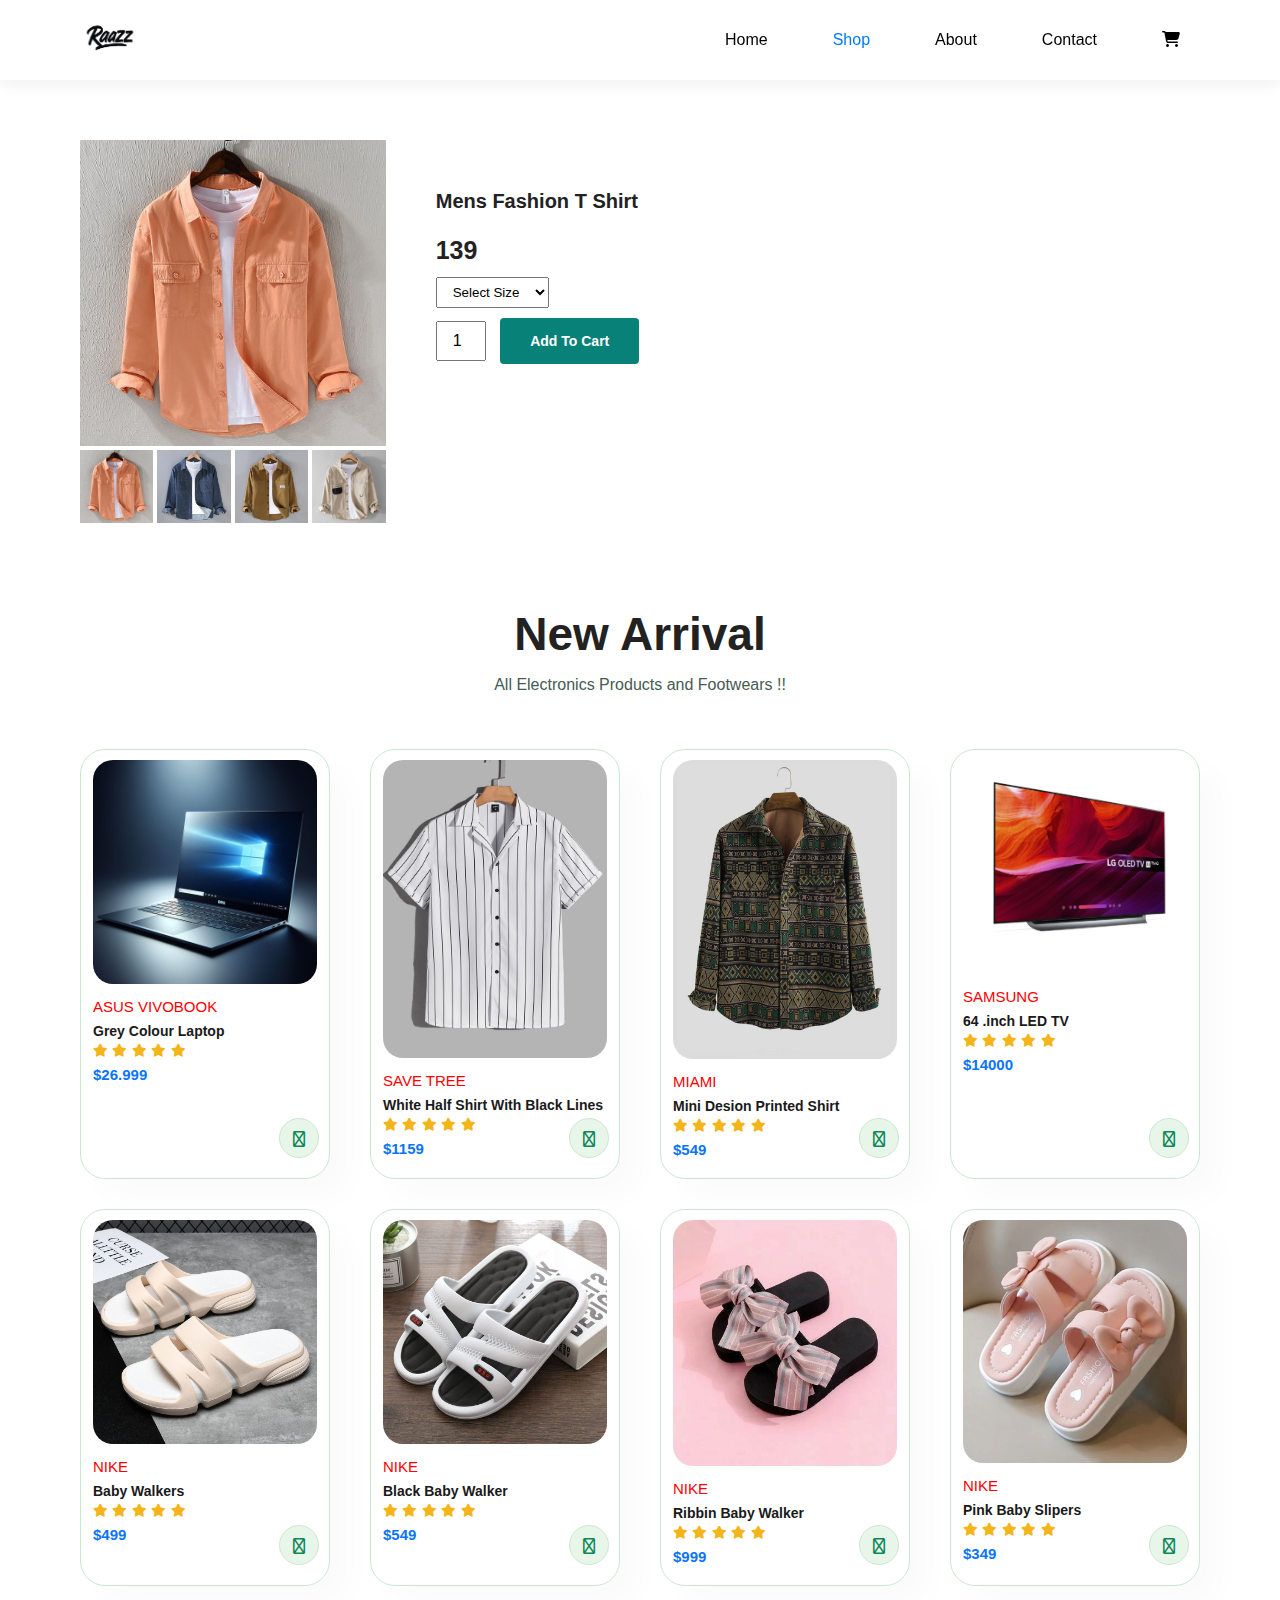
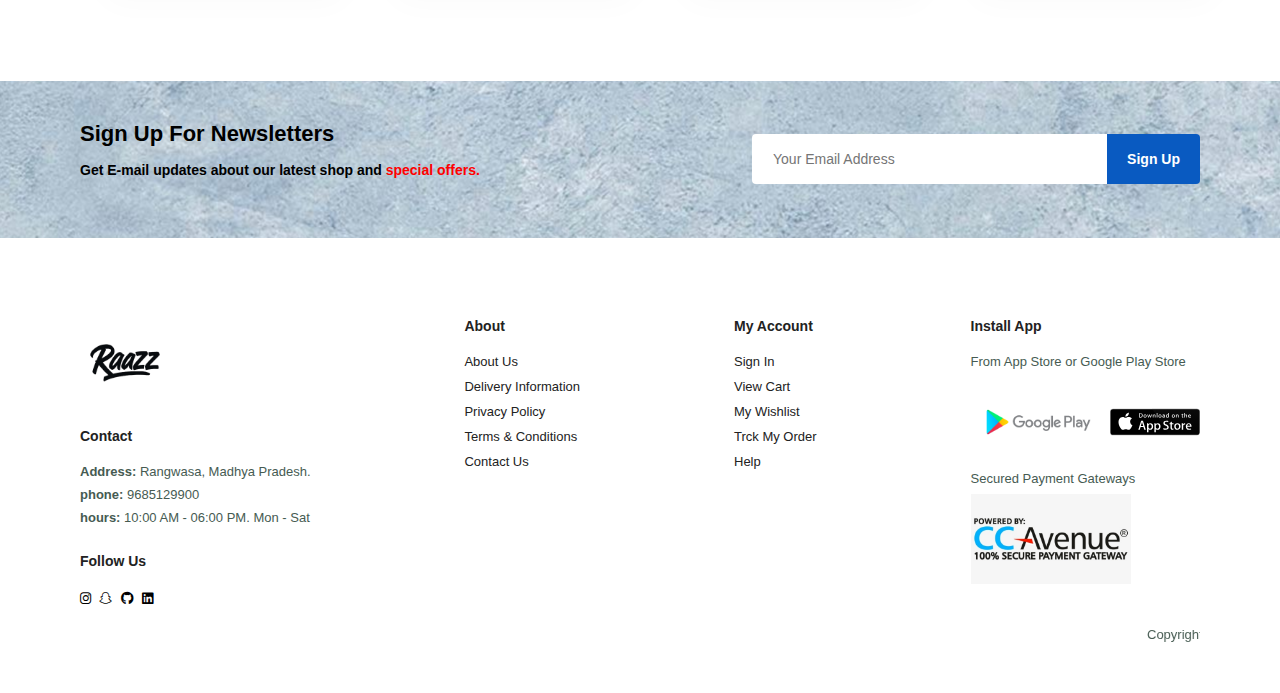
<file: sproduct.html>
<!DOCTYPE html>
<html lang="en">

<head>
    <meta charset="UTF-8">
    <meta name="viewport" content="width=device-width, initial-scale=1.0">
    <title>Home</title>
    <link rel="stylesheet" href="style.css">
    <link rel="stylesheet" href="https://cdnjs.cloudflare.com/ajax/libs/font-awesome/6.7.1/css/all.min.css">
</head>

<body>
    <section id="header">
        <a href="#"><img src="WhatsApp_Image_2025-10-17_at_3.41.35_PM-removebg-preview.png" class="logo" alt=""></a>

        <div>
            <ul id="navbar">
                <li><a href="home.html">Home</a></li>
                <li><a class="active" href="shop.html">Shop</a></li>
                <li><a href="about.html">About</a></li>
                <li><a href="contact.html">Contact</a></li>
                <li id="lg-bag"><a href="cart.html"><i class="fa-solid fa-cart-shopping"></i></a></li>
                <a href="#" id="close"><i class="fa-solid fa-xmark"></i></a>
            </ul>
        </div>

        <div id="mobile">
            <i id="bar" class="fa-solid fa-bars"></i>
            <a href="cart.html"><i class="fa-solid fa-cart-shopping"></i></a>
        </div>
    </section>

    <section id="prodetails" class="section-p1">
        <div class="single-pro-image">
            <img src="fppp1.jpeg" width="100%" id="MainImg" alt="">
            <div class="small-img-group">

                <div class="small-img-col">
                    <img src="fppp1.jpeg" width="100%" class="small-img" alt="">
                </div>
                <div class="small-img-col">
                    <img src="fppp2.jpeg" width="100%" class="small-img" alt="">
                </div>
                <div class="small-img-col">
                    <img src="fppp3.jpeg" width="100%" class="small-img" alt="">
                </div>
                <div class="small-img-col">
                    <img src="fppp4.jpeg" width="100%" class="small-img" alt="">
                </div>
            </div>
        </div>

        <div class="single-pro-details">
            <h4 id="p-name">Mens Fashion T Shirt</h4>
            <h2 id="p-price">139</h2>

            <select id="p-size">
                <option>Select Size</option>
                <option>XXL</option>
                <option>XL</option>
                <option>L</option>
                <option>M</option>
                <option>S</option>
            </select>

            <input type="number" id="p-qty" value="1">
            <img id="p-img" src="fppp1.jpeg" style="display:none;">

            <button class="normal" onclick="addToCart( 'Printed Shirt',
    75,
    document.getElementById('MainImg').src,
    'L')">Add To Cart</button>
        </div>
    </section>

    <section id="product1" class="section-p1">
        <h2>New Arrival</h2>
        <p>All Electronics Products and Footwears !!</p>
        <div class="pro-container">
            <div class="pro">
                <img src="fppp5.jpeg" alt="">
                <div class="des">
                    <span>ASUS VIVOBOOK</span>
                    <h5>Grey Colour Laptop</h5>
                    <div class="star">
                        <i class="fa-solid fa-star"></i>
                        <i class="fa-solid fa-star"></i>
                        <i class="fa-solid fa-star"></i>
                        <i class="fa-solid fa-star"></i>
                        <i class="fa-solid fa-star"></i>
                    </div>
                    <h4>$26.999</h4>
                </div>
                <a href="#"><i class="fa-solid fa-bag-shopping  cart"></i></a>
            </div>
            <div class="pro">
                <img src="fpp2.jpeg" alt="">
                <div class="des">
                    <span>SAVE TREE</span>
                    <h5>White Half Shirt With Black Lines</h5>
                    <div class="star">
                        <i class="fa-solid fa-star"></i>
                        <i class="fa-solid fa-star"></i>
                        <i class="fa-solid fa-star"></i>
                        <i class="fa-solid fa-star"></i>
                        <i class="fa-solid fa-star"></i>
                    </div>
                    <h4>$1159</h4>
                </div>
                <a href="#"><i class="fa-solid fa-bag-shopping  cart"></i></a>
            </div>
            <div class="pro">
                <img src="fpp3.jpeg" alt="">
                <div class="des">
                    <span>MIAMI</span>
                    <h5>Mini Desion Printed Shirt</h5>
                    <div class="star">
                        <i class="fa-solid fa-star"></i>
                        <i class="fa-solid fa-star"></i>
                        <i class="fa-solid fa-star"></i>
                        <i class="fa-solid fa-star"></i>
                        <i class="fa-solid fa-star"></i>
                    </div>
                    <h4>$549</h4>
                </div>
                <a href="#"><i class="fa-solid fa-bag-shopping  cart"></i></a>
            </div>
            <div class="pro">
                <img src="fpp1.jpeg" alt="">
                <div class="des">
                    <span>SAMSUNG</span>
                    <h5>64 .inch LED TV</h5>
                    <div class="star">
                        <i class="fa-solid fa-star"></i>
                        <i class="fa-solid fa-star"></i>
                        <i class="fa-solid fa-star"></i>
                        <i class="fa-solid fa-star"></i>
                        <i class="fa-solid fa-star"></i>
                    </div>
                    <h4>$14000</h4>
                </div>
                <a href="#"><i class="fa-solid fa-bag-shopping  cart"></i></a>
            </div>
            <div class="pro">
                <img src="fpp5.jpeg" alt="">
                <div class="des">
                    <span>NIKE</span>
                    <h5>Baby Walkers</h5>
                    <div class="star">
                        <i class="fa-solid fa-star"></i>
                        <i class="fa-solid fa-star"></i>
                        <i class="fa-solid fa-star"></i>
                        <i class="fa-solid fa-star"></i>
                        <i class="fa-solid fa-star"></i>
                    </div>
                    <h4>$499</h4>
                </div>
                <a href="#"><i class="fa-solid fa-bag-shopping  cart"></i></a>
            </div>
            <div class="pro">
                <img src="fpp8.jpeg" alt="">
                <div class="des">
                    <span>NIKE</span>
                    <h5>Black Baby Walker</h5>
                    <div class="star">
                        <i class="fa-solid fa-star"></i>
                        <i class="fa-solid fa-star"></i>
                        <i class="fa-solid fa-star"></i>
                        <i class="fa-solid fa-star"></i>
                        <i class="fa-solid fa-star"></i>
                    </div>
                    <h4>$549</h4>
                </div>
                <a href="#"><i class="fa-solid fa-bag-shopping  cart"></i></a>
            </div>
            <div class="pro">
                <img src="fpp7.jpeg" alt="">
                <div class="des">
                    <span>NIKE</span>
                    <h5>Ribbin Baby Walker</h5>
                    <div class="star">
                        <i class="fa-solid fa-star"></i>
                        <i class="fa-solid fa-star"></i>
                        <i class="fa-solid fa-star"></i>
                        <i class="fa-solid fa-star"></i>
                        <i class="fa-solid fa-star"></i>
                    </div>
                    <h4>$999</h4>
                </div>
                <a href="#"><i class="fa-solid fa-bag-shopping  cart"></i></a>
            </div>
            <div class="pro">
                <img src="fpp6.jpeg" alt="">
                <div class="des">
                    <span>NIKE</span>
                    <h5>Pink Baby Slipers</h5>
                    <div class="star">
                        <i class="fa-solid fa-star"></i>
                        <i class="fa-solid fa-star"></i>
                        <i class="fa-solid fa-star"></i>
                        <i class="fa-solid fa-star"></i>
                        <i class="fa-solid fa-star"></i>
                    </div>
                    <h4>$349</h4>
                </div>
                <a href="#"><i class="fa-solid fa-bag-shopping  cart"></i></a>
            </div>
        </div>
    </section>

    <section id="newsletter" class="section-p1 section-m1">
        <div class="newstext">
            <h4>Sign Up For Newsletters</h4>
            <p>Get E-mail updates about our latest shop and <span>special offers.</span> </p>
        </div>
        <div class="form">
            <input type="text" placeholder="Your Email Address">
            <button class="normal">Sign Up</button>
        </div>
    </section>

    <footer class="section-p1">
        <div class="col">
            <img class="logo" src="WhatsApp_Image_2025-10-17_at_3.41.35_PM-removebg-preview.png" alt="">
            <h4>Contact</h4>
            <p><strong>Address: </strong> Rangwasa, Madhya Pradesh.</p>
            <p><strong>phone: </strong>9685129900</p>
            <p><strong>hours: </strong> 10:00 AM - 06:00 PM. Mon - Sat</p>
            <div class="follow">
                <h4>Follow Us</h4>
                <div class="icon">
                    <a href="https://instagram.com/raazz.15"><i class="fa-brands fa-instagram"></i></a>
                    <a href="https://snapchat.com/raazz_15"><i class="fa-brands fa-snapchat"></i></a>
                    <a href="https://github.com/raj152004"><i class="fa-brands fa-github"></i></a>
                    <a
                        href="https://www.linkedin.com/in/raj-thakur-bab210290?utm_source=share&utm_campaign=share_vgitia&utm_content=profile&utm_medium=ios_app"><i
                            class="fa-brands fa-linkedin"></i></a>
                </div>
            </div>
        </div>
        <div class="col">
            <h4>About</h4>
            <a href="about.html">About Us</a>
            <a href="cart.html">Delivery Information</a>
            <a href="cart.html">Privacy Policy</a>
            <a href="cart.html">Terms & Conditions</a>
            <a href="contact.html">Contact Us</a>
        </div>

        <div class="col">
            <h4>My Account</h4>
            <a href="index.html">Sign In</a>
            <a href="cart.html">View Cart</a>
            <a href="cart.html">My Wishlist</a>
            <a href="cart.html">Trck My Order</a>
            <a href="cart.html">Help</a>
        </div>

        <div class="col install">
            <h4>Install App</h4>
            <p>From App Store or Google Play Store</p>
            <div class="row">
                <a href="https://Googleplaystore.com"><img src="Google_Play-Logo.wine.png" alt=""></a>
                <a href="https://appstore.com"><img src="download-on-the-app-store-apple-logo.svg" alt=""></a>
            </div>
            <p>Secured Payment Gateways</p>
            <a href="https://phonepay.com"><img src="payment-gateway.png" alt=""></a>
        </div>

        <div class="copyright">
            <p>
                <marquee>Copyrights &copy; 2025. Shop Zone etc - HTML CSS Ecommerce Template......</marquee>
            </p>
        </div>
    </footer>

    <script src="script.js"></script>
    <script>
        function addToCart() {
            console.log("Add to cart clicked!");

            let name = document.getElementById("p-name").innerText;
            let price = parseFloat(document.getElementById("p-price").innerText);
            let size = document.getElementById("p-size").value;
            let qty = parseInt(document.getElementById("p-qty").value);
            let img = document.getElementById("p-img").src;

            if (size === "Select Size") {
                alert("Please select size!");
                return;
            }

            let product = { name, price, size, qty, img };

            let cart = JSON.parse(localStorage.getItem("cart")) || [];
            cart.push(product);
            localStorage.setItem("cart", JSON.stringify(cart));

            alert("Product added to cart!");

            window.location.href = "cart.html";
        }
    </script>
</body>

</html>
</file>
<file: style.css>
body {
    margin: 0;
    padding: 0;
    font-family: Arial, sans-serif;

}

.login-page {
    display: flex;
    justify-content: center;
    align-items: center;
    height: 100vh;
    background: linear-gradient(135deg, #dbeafe, #ffffff);
    font-family: "Poppins", sans-serif;
    margin: 0;
}

.login-box {
    width: 350px;
    background: white;
    padding: 40px 30px;
    border-radius: 15px;
    box-shadow: 0 6px 20px rgba(0, 0, 0, 0.1);
    text-align: center;
    transition: 0.3s;
}

.login-box:hover {
    transform: translateY(-3px);
    box-shadow: 0 10px 25px rgba(0, 0, 0, 0.15);
}

.login-box h2 {
    margin-bottom: 25px;
    color: black;
    letter-spacing: 1px;
}

.login-box input {
    width: 100%;
    padding: 12px;
    margin-bottom: 18px;
    border-radius: 8px;
    border: 1px solid #ccc;
    outline: none;
    font-size: 15px;
    transition: 0.2s;
}

.login-box input:focus {
    border-color: #0b74ff;
    box-shadow: 0 0 4px rgba(11, 116, 255, 0.4);
}

.login-box button {
    width: 100%;
    padding: 12px;
    border: none;
    border-radius: 8px;
    background: #0b74ff;
    color: white;
    cursor: pointer;
    font-size: 16px;
    font-weight: 500;
    transition: 0.3s;
}

.login-box button:hover {
    background: #095ac1;
}


.login-box p {
    margin-top: 15px;
    font-size: 14px;
    color: #666;
}

.password-note {
    text-align: center;
    font-size: 12px;
    color: #888;
    margin-top: -20px;
    margin-bottom: 10px; 
}


.login-box a {
    color: #0b74ff;
    text-decoration: none;
    font-weight: 500;
}

.login-box a:hover {
    text-decoration: underline;
}

/* <------------------------------------------------------> */

@media (max-width: 400px) {
    .login-box {
        padding: 24px 18px;
        width: 92%;
        border-radius: 12px;
    }

    .login-box h2 {
        font-size: 18px;
        margin-bottom: 12px;
    }

    .login-box input,
    .login-box button {
        padding: 10px;
        font-size: 14px;
    }

    .error {
        font-size: 12px;
        margin-top: 4px;
    }
}

@media (max-width: 480px) {
    .login-box {
        width: 92%;
        padding: 28px 20px;
    }

    .login-box h2 {
        font-size: 19px;
    }

    .login-box input,
    .login-box button {
        font-size: 15px;
        padding: 11px;
    }

    .login-box p {
        font-size: 13px;
    }
}

@media (min-width: 481px) and (max-width: 767px) {
    .login-box {
        width: 420px;
        padding: 32px 22px;
    }

    .login-box h2 {
        font-size: 20px;
    }

    .login-box input,
    .login-box button {
        font-size: 15px;
        padding: 12px;
    }
}

@media (min-width: 768px) and (max-width: 1023px) {
    .login-box {
        width: 460px;
        padding: 36px 30px;
        border-radius: 14px;
    }

    .login-box h2 {
        font-size: 22px;
    }

    .login-box input,
    .login-box button {
        font-size: 16px;
        padding: 13px;
    }
}

@media (min-width: 1024px) {
    .login-box {
        width: 380px;
    }

    .login-box h2 {
        font-size: 24px;
    }
}

@media (max-width: 420px) {

    .login-box input,
    .login-box button {
        width: 100%;
        box-sizing: border-box;
    }
}

@import url("https://fonts.googleapis.com/css2?family=Spartan:wght@100;200;300;400;500;600;700;800;900&display=swap");

* {
    margin: 0;
    padding: 0;
    box-sizing: border-box;
    font-family: "Spartan", sans-serif;
}

html {
    scroll-behavior: smooth;
}

h1 {
    font-size: 50px;
    line-height: 64px;
    color: #222;
}

h2 {
    font-size: 46px;
    line-height: 54px;
    color: #222;
}

h4 {
    font-size: 20px;
    color: #222;
}

h6 {
    font-weight: 700;
    font-size: 12px;
}

p {
    font-size: 16px;
    color: #465b52;
    margin: 15px 0 20px 0;
}

.section-p1 {
    padding: 40px 80px;
}

.section-m1 {
    margin: 40px 0;
}

button.normal {
    font-size: 14px;
    font-weight: 600;
    padding: 15px 30px;
    color: #000;
    background-color: #fff;
    border-radius: 4px;
    cursor: pointer;
    border: none;
    outline: none;
    transition: 0.2s;
}

button.white {
    font-size: 13px;
    font-weight: 600;
    padding: 11px 18px;
    color: #fff;
    background-color: transparent;
    cursor: pointer;
    border: 1px solid #fff;
    outline: none;
    transition: 0.2s;
}

body {
    width: 100%;
}

#header {
    display: flex;
    align-items: center;
    justify-content: space-between;
    padding: 10px 80px;
    background: #f7ebb68e;
    box-shadow: 0 5px 15px rgba(0, 0, 0, 0.06);
    z-index: 999;
    position: sticky;
    top: 0;
    left: 0;
    height: 80px;
}

#header .logo {
    height: 100px;
    width: auto;
    object-fit: contain;

}

#navbar {
    display: flex;
    align-items: center;
    justify-content: center;
}

#navbar li {
    list-style: none;
    padding: 0 20px;
    position: relative;
}

#navbar li a {
    text-decoration: none;
    font-size: 16px;
    font-weight: 600;
    color: grey;
    transition: 0.3s ease;
}

#navbar li a:hover,
#navbar li a.active {
    color: rgb(5, 5, 5);
}

#navbar li a.active::after,
#navbar li a:hovwer::after {
    content: "";
    width: 30%;
    height: 2px;
    background: black;
    position: absolute;
    bottom: -4px;
    left: 20px;
}

#mobile {
    display: none;
    align-items: center;
}

#close {
    display: none;
}

/* <-------------------------------------------------> */

#hero {
    background-image: url(1.jpeg);
    height: 90vh;
    width: 100%;
    background-size: cover;
    background-position: top 25% right 0;
    padding: 0 80px;
    display: flex;
    flex-direction: column;
    align-items: flex-start;
    justify-content: center;
}

#hero h1 {
    color: #f9004d;

}

#hero h2 {
    color: black;
}

#hero h4 {
    color: black;
}

#hero button {
    background-color: #f9004d;
    color: white;
    border: 2px solid transparent;
    padding: 6px 9px;
    box-shadow: 0px 0px 0px #000, 0px 0px 10px #858585;
    transition: 0.4s;
    text-decoration: none;
    color: white;
    white-space: nowrap;
}

.button:hover {
    background-color: transparent;
    color: #000;
    border: 2px solid #f9004d;
}

/* <-------------------------------------------------> */

@media (max-width: 480px) {
    #hero {
        height: 70vh;
        padding: 0 20px;
        background-position: center;
        align-items: center;
        text-align: center;
    }

    #hero h1 {
        font-size: 26px;
        line-height: 34px;
    }

    #hero h2 {
        font-size: 22px;
        line-height: 30px;
    }

    #hero h4 {
        font-size: 16px;
    }

    #hero button {
        padding: 8px 14px;
        font-size: 14px;
    }
}

@media (min-width: 481px) and (max-width: 767px) {
    #hero {
        height: 75vh;
        padding: 0 40px;
        background-position: center;
        text-align: center;
        align-items: center;
    }

    #hero h1 {
        font-size: 32px;
    }

    #hero h2 {
        font-size: 26px;
    }

    #hero h4 {
        font-size: 18px;
    }

    #hero button {
        padding: 10px 16px;
        font-size: 15px;
    }
}

@media (min-width: 768px) and (max-width: 1024px) {
    #hero {
        height: 80vh;
        padding: 0 60px;
        background-position: top center;
        text-align: left;
        align-items: flex-start;
    }

    #hero h1 {
        font-size: 38px;
    }

    #hero h2 {
        font-size: 30px;
    }

    #hero h4 {
        font-size: 18px;
    }

    #hero button {
        padding: 10px 18px;
        font-size: 16px;
    }
}

@media (min-width: 1025px) {
    #hero {
        height: 90vh;
        padding: 0 80px;
        background-position: top 25% right 0;
        text-align: left;
        align-items: flex-start;
    }

    #hero h1 {
        font-size: 46px;
    }

    #hero h2 {
        font-size: 36px;
    }

    #hero h4 {
        font-size: 20px;
    }

    #hero button {
        padding: 12px 20px;
        font-size: 16px;
    }
}

/* <------------------------------------------------> */

#features {
    display: flex;
    align-items: center;
    justify-content: space-between;
    flex-wrap: wrap;
}

#features .fe-box {
    width: 180px;
    text-align: center;
    padding: 25px 15px;
    box-shadow: 20px 20px 20px rgba(0, 0, 0, 0.03);
    border: 1px solid black;
    border-radius: 4px;
    margin: 15px 0;
}

#features .fe-box::hover {
    box-shadow: 10px 10px 54px black(70, 62, 221, 0.1);
}

#features .fe-box img {
    width: 100%;
    margin-bottom: 10px;
}

#features .fe-box h6 {
    padding: 9px 8px 6px 8px;
    line-height: 1;
    border-radius: 4px;
    color: black;
    background-color: #81ed90b5;
}

#features .fe-box:nth-child(2) h6 {
    background-color: #81ed90b5;
}

#features .fe-box:nth-child(3) h6 {
    background-color: #81ed90b5;
}

#features .fe-box:nth-child(4) h6 {
    background-color: #81ed90b5;
}

#features .fe-box:nth-child(5) h6 {
    background-color: #81ed90b5;
}

/* <----------------------------------------------------> */

#product1 {
    text-align: center;
}

#product1 .pro-container {
    display: flex;
    justify-content: space-between;
    padding-top: 20px;
    flex-wrap: wrap;
}

#product1 .pro {
    width: 23%;
    min-width: 250px;
    padding: 10px 12px;
    border: 1px solid #cce7d0;
    border-radius: 25px;
    cursor: pointer;
    box-shadow: 20px 20px 30px rgba(0, 0, 0, 0.02);
    margin: 15px 0;
    position: relative;
}

#product1 .pro:hover {
    box-shadow: 20px 20px 30px rgba(0, 0, 0, 0.06);
}

#product1 .pro img {
    width: 100%;
    border-radius: 20px;
}

#product1 .pro .des {
    text-align: start;
    padding: 10px 0;
}

#product1 .pro .des span {
    color: red;
    font-size: 15px;
}

#product1 .pro .des h5 {
    padding-top: 7px;
    color: #1a1a1a;
    font-size: 14px;
}

#product1 .pro .des i {

    padding-top: 5px;
    font-size: 13px;
    color: rgb(243, 181, 25);
}

#product1 .pro .des h4 {
    padding-top: 7px;
    font-size: 15px;
    font-weight: 700;
    color: #0b74ff;
}

#product1 .pro .cart {
    width: 40px;
    height: 40px;
    line-height: 40px;
    border-radius: 50px;
    background-color: #e8f6ea;
    font-weight: 500;
    color: #0c8858;
    border: 1px solid #cce7d0;
    position: absolute;
    bottom: 20px;
    right: 10px;
}

/* <--------------------------------------> */

@media (max-width: 480px) {
    #product1 {
        height: auto;
        padding: 20px 0;
    }

    #product1 .pro-container {
        flex-direction: column;
        align-items: center;
    }

    #product1 .pro {
        width: 85%;
    }
}

@media (min-width: 481px) and (max-width: 767px) {
    #product1 {
        height: auto;
        padding: 20px 0;
    }

    #product1 .pro {
        width: 45%;
    }
}

@media (min-width: 768px) and (max-width: 1024px) {
    #product1 .pro-container {
        gap: 15px;
    }

    #product1 .pro {
        width: 28%;
    }
}

@media (min-width: 1025px) {
    #product1 .pro {
        width: 22%;
    }
}

/* <----------------------------------------------> */

#banner {
    display: flex;
    flex-direction: column;
    justify-content: center;
    align-items: center;
    text-align: center;
    background-image: url(70.banner.jpeg);
    width: 100%;
    height: 40vh;
    background-size: cover;
    background-position: center;
}

#banner h4 {
    color: black;
    font-size: 16px;

}

#banner h2 {
    color: black;
    font-size: 30px;
    padding: 10px 0;

}

#banner h2 span {
    color: red;
}

#banner button:hover {
    background: #088178;
    color: #fff;
}

#sm-banner {
    display: flex;
    justify-content: space-between;
    flex-wrap: wrap;
}

#sm-banner .banner-box {
    display: flex;
    flex-direction: column;
    justify-content: center;
    align-items: flex-start;
    background-image: url(banner1.jpeg);
    min-width: 580px;
    height: 50vh;
    background-size: cover;
    background-position: center;
    padding: 30px;
}

#sm-banner .banner-box2 {
    background-image: url(banner2.jpeg);
}

#sm-banner h4 {
    color: #fff;
    font-size: 20px;
    font-weight: 300;
}

#sm-banner h2 {
    color: #fff;
    font-size: 28px;
    font-weight: 800;
}

#sm-banner h4 {
    color: #fff;
    font-size: 14px;
    font-weight: 500;
}

#sm-banner span {
    color: #fff;
    font-size: 14px;
    font-weight: 500;
    padding-bottom: 15px;
}

#sm-banner .banner-box:hover button {
    background: #088178;
    border: 1px solid #088178;
}

/* <--------------------------------------------> */

@media (max-width: 480px) {
    #banner {
        height: 30vh;
        background-position: center;
        padding: 10px;
    }

    #banner h2 {
        font-size: 18px;
        line-height: 22px;
    }

    #banner h4 {
        font-size: 13px;
    }

    #sm-banner {
        flex-direction: column;
        align-items: center;
        gap: 15px;
        padding: 10px;
    }

    #sm-banner .banner-box {
        width: 100%;
        min-width: unset;
        height: 30vh;
        padding: 15px;
        background-position: center;
        border-radius: 10px;
    }

    #sm-banner .banner-box h2 {
        font-size: 20px;
    }

    #sm-banner .banner-box h4 {
        font-size: 13px;
    }

    #sm-banner .banner-box span {
        font-size: 12px;
    }
}

@media (min-width: 481px) and (max-width: 767px) {
    #banner {
        height: 35vh;
    }

    #banner h2 {
        font-size: 24px;
    }

    #sm-banner {
        flex-direction: column;
        align-items: center;
    }

    #sm-banner .banner-box {
        min-width: 85%;
        height: 40vh;
        margin-bottom: 20px;
    }
}

@media (min-width: 768px) and (max-width: 1024px) {
    #banner {
        height: 40vh;
    }

    #banner h2 {
        font-size: 26px;
    }

    #sm-banner .banner-box {
        min-width: 45%;
        height: 45vh;
    }
}

@media (min-width: 1025px) {
    #banner {
        height: 40vh;
    }

    #sm-banner .banner-box {
        min-width: 580px;
        height: 50vh;
    }
}

/* <---------------------------------------> */

#newsletter {
    display: flex;
    justify-content: space-between;
    flex-wrap: wrap;
    align-items: center;
    background-image: url(newsletter.jpeg);
    background-repeat: no-repeat;
    background-position: 20% 30%;
}

#newsletter h4 {
    font-size: 22px;
    font-weight: 700;
    color: black;
}

#newsletter p {
    font-size: 14px;
    font-weight: 600;
    color: black;
}

#newsletter p span {

    color: red;
}

#newsletter .form {
    display: flex;
    width: 40%;
}

#newsletter input {
    height: 3.125rem;
    padding: 0 1.25rem;
    font-size: 14px;
    width: 100%;
    border: 1px solid transparent;
    border-radius: 4px;
    outline: none;
    border-top-right-radius: 0;
    border-bottom-right-radius: 0;
}

#newsletter button {
    background-color: #095ac1;
    color: white;
    white-space: nowrap;
    border-top-left-radius: 0;
    border-bottom-left-radius: 0;
}

/* <---------------------------------------------> */

@media (max-width:480px) {
    #newsletter {
        flex-direction: column;
        align-items: center;
        text-align: center;
        padding: 20px 10px;
        background-position: center;
    }

    #newsletter h4 {
        font-size: 18px;
        margin-bottom: 8px;
    }

    #newsletter p {
        font-size: 13px;
        margin-bottom: 12px;
    }

    #newsletter .form {
        width: 90%;
        flex-direction: column;
    }

    #newsletter input {
        width: 100%;
        border-radius: 4px;
        margin-bottom: 8px;
    }

    #newsletter button {
        width: 60%;
        border-radius: 4px;
        padding: 10px 0;
        font-size: 13px;
        margin: 0 auto;
    }
}

@media (min-width:481px) and (max-width:767px) {
    #newsletter {
        flex-direction: column;
        text-align: center;
        padding: 25px;
        background-position: center;
    }

    #newsletter .form {
        width: 80%;
        flex-direction: column;
    }

    #newsletter input {
        width: 100%;
        margin-bottom: 10px;
    }

    #newsletter button {
        width: 50%;
        padding: 10px 0;
        font-size: 13px;
        margin: 0 auto;
    }
}

@media (min-width:768px) and (max-width:1024px) {
    #newsletter {
        padding: 30px 50px;
        text-align: center;
    }

    #newsletter .form {
        width: 70%;
    }

    #newsletter h4 {
        font-size: 20px;
    }

    #newsletter p {
        font-size: 14px;
    }

    #newsletter button {
        width: 35%;
        font-size: 14px;
        padding: 10px 0;
    }
}

@media (min-width:1025px) {
    #newsletter {
        justify-content: space-between;
        padding: 40px 80px;
        background-position: 20% 30%;
    }

    #newsletter .form {
        width: 40%;
        flex-direction: row;
    }

    #newsletter button {
        width: auto;
        padding: 10px 20px;
        font-size: 14px;
    }
}

/* <-------------------------------------------> */

footer {
    display: flex;
    flex-wrap: wrap;
    justify-content: space-between;
}

footer .col {
    display: flex;
    flex-direction: column;
    align-items: flex-start;
    margin-bottom: 20px;
}

footer .logo {
    height: 90px;
    width: auto;
    object-fit: contain;
    margin-bottom: 20px;
}

footer h4 {
    font-size: 14px;
    padding-bottom: 20px;
}

footer p {
    font-size: 13px;
    margin: 0 0 8px 0;
}

footer a {
    font-size: 13px;
    text-decoration: none;
    color: #222;
    margin-bottom: 10px;
}

footer .follow {
    margin-top: 20px;
}

footer .follow i {
    color: black;
    padding-right: 4px;
    cursor: pointer;
}

footer.install .row img {
    border: 1px solid;
    border-radius: 6px;
}

footer .install img {
    height: 90px;
    width: auto;
    object-fit: contain;

}

footer .follow i:hover,
footer a:hover {
    color: rgb(23, 88, 242);
}

footer .copyright {
    width: 100%;
    text-align: center;
}

/* <-----------------------------------------------------> */

#header {
    display: flex;
    align-items: center;
    justify-content: space-between;
    padding: 10px 80px;
    background: white;
    box-shadow: 0 5px 15px rgba(0, 0, 0, 0.06);
    position: sticky;
    top: 0;
    z-index: 999;
}

#header .logo {
    height: 60px;
    width: auto;
    object-fit: contain;
}

#navbar {
    display: flex;
    align-items: center;
    justify-content: center;
    gap: 25px;
    list-style: none;
}

#navbar li a {
    text-decoration: none;
    color: black;
    font-weight: 500;
    transition: 0.3s;
}

#navbar li a:hover,
#navbar li a.active {
    color: #007bff;
}

#mobile {
    display: none;
    align-items: center;
    gap: 15px;
}

#mobile i {
    font-size: 25px;
    cursor: pointer;
}

@media (max-width:799px) {
    #navbar {
        display: flex;
        flex-direction: column;
        align-items: flex-start;
        position: fixed;
        top: 0;
        right: -300px;
        height: 100vh;
        width: 250px;
        background: white;
        padding: 80px 20px;
        box-shadow: 0 5px 15px rgba(0, 0, 0, 0.2);
        transition: 0.3s ease;
    }

    #navbar.active {
        right: 0;
    }

    #navbar li {
        margin-bottom: 25px;
    }

    #mobile {
        display: flex;
    }

    #close {
        display: block;
        position: absolute;
        top: 30px;
        right: 30px;
        font-size: 24px;
        cursor: pointer;
    }

    #lg-bag {
        display: none;
    }
}

/* <--------------------------------------------> */

#page-header {
    background-image: url(onbanner.jpeg);
    width: 100%;
    height: 40vh;
    background-size: cover;
    display: flex;
    justify-content: center;
    text-align: center;
    flex-direction: column;
    padding: 14px;
}

#page-header h2 {
    color: white;
    font-size: 40px;
}

#page-header p {
    color: white;
}

#pagination {
    text-align: center;
}

#pagination a {
    text-decoration: none;
    background-color: #088178;
    padding: 15px 20px;
    border-radius: 4px;
    color: white;
    font-weight: 600;
    display: inline-block;
}

.pro {
    transition: all 0.3s ease;
}

#pagination a i {
    font-size: 16px;
    font-weight: 600;
}

#pagination a.active {
    background-color: white;
    color: #088178;
    border: 2px solid #088178;
}

/* <-----------------------------------------> */

#prodetails {
    display: flex;
    margin-top: 20px;
}

#prodetails .single-pro-image {
    width: 40%;
    margin-right: 50px;
}

.small-img-group {
    display: flex;
    justify-content: space-between;
}

.small-img-col {
    flex-basis: 24%;
    cursor: pointer;
}

#prodetails .single-pro-details {
    width: 100%;
    padding-top: 30px;
}

#prodetails .single-pro-details h4 {
    padding: 20px 0 10px 0;
}

#prodetails .single-pro-details h2 {
    font-size: 25px;
}

#prodetails .single-pro-details select {
    display: block;
    padding: 6px 12px;
    margin-bottom: 10px;
}

#prodetails .single-pro-details input {
    width: 50px;
    height: 40px;
    padding-left: 15px;
    font-size: 16px;
    margin-right: 10px;
}

#prodetails .single-pro-details input:focus {
    outline: none;
}

#prodetails .single-pro-details button {
    background: #088178;
    color: white;
}

#prodetails .single-pro-details span {
    line-height: 25px;
}

/* <---------------------------------------------> */

@media (max-width: 477px) {
    .section-p1 {
        padding: 20px;
    }

    #header {
        padding: 10px 30px;
    }

    h1 {
        font-size: 38px;
    }

    h2 {
        font-size: 32px;
    }

    #hero {
        padding: 0 20px;
        background-position: 55%;
    }

    #features {
        justify-content: space-between;
    }

    #newsletter {
        padding: 40px 20px;
    }

    #newsletter .form {
        width: 100%;
    }

    footer .copyright {
        text-align: start;
    }

    #prodetails {
        display: flex;
        flex-direction: column;
    }

    #prodetails .single-pro-image {
        width: 100%;
        margin-right: 50px;
    }

    #prodetils .single-pro-details {
        width: 100%;
    }
}

@media (min-width: 480px) and (max-width: 1040px) {
    .section-p1 {
        padding: 30px;
    }

    #header {
        padding: 15px 40px;
    }

    h1 {
        font-size: 42px;
    }

    h2 {
        font-size: 34px;
    }

    #hero {
        padding: 0 30px;
        background-position: center;
    }

    #features {
        justify-content: center;
        gap: 15px;
        flex-wrap: wrap;
    }

    #newsletter {
        padding: 50px 30px;
    }

    #newsletter .form {
        width: 90%;
        margin: auto;
    }

    footer .copyright {
        text-align: center;
    }

    #prodetails {
        display: flex;
        flex-direction: column;
        align-items: center;
        gap: 40px;
        margin-top: 40px;
    }

    #prodetails .single-pro-image {
        width: 85%;
        margin: 0 auto;
    }

    #prodetails .single-pro-details {
        width: 90%;
        padding-top: 20px;
        text-align: center;
    }

    #prodetails .single-pro-details h4 {
        padding: 20px 0 10px 0;
    }

    #prodetails .single-pro-details span {
        display: block;
        text-align: justify;
    }

    #product1 {
        margin-top: 60px;
        position: relative;
        z-index: 1;
    }

    #newsletter {
        margin-top: 60px;
        position: relative;
        z-index: 1;
    }
}

/* <-------------------------------------------->*/

#about-head {
    display: flex;
    align-items: center;
}

#about-head img {
    width: 50%;
    height: auto;
}

#about-head div {
    padding-left: 40px;
}

#about-app {
    text-align: center;
}

#about-app .video {
    width: 70%;
    height: 100%;
    margin: 30px auto 0 auto;
}

#about-app .video video {
    width: 100%;
    height: 100%;
    border-radius: 20px;
}

#about-app {
    text-align: center;
}

#about-app .video {
    width: 70%;
    height: 100%;
    margin: 30px auto 0 auto;
}

#about-app .video video {
    width: 100%;
    height: 100%;
    border-radius: 20px;
}

@media (max-width: 1024px) {
    #about-app .video {
        width: 40%;
        margin-top: 25px;
    }

    #about-app .video video {
        border-radius: 16px;
    }
}

@media (max-width: 768px) {
    #about-app .video {
        width: 40%;
    }

    #about-app .video video {
        border-radius: 14px;
    }
}

@media (max-width: 600px) {
    #about-app .video {
        width: 50%;
    }

    #about-app .video video {
        border-radius: 12px;
    }
}

@media (max-width: 480px) {
    #about-app .video {
        width: 50%;
        margin-top: 20px;
    }

    #about-app .video video {
        border-radius: 10px;
    }
}

@media (max-width: 360px) {
    #about-app .video {
        width: 90%;
        margin-top: 15px;
    }

    #about-app .video video {
        border-radius: 8px;
    }
}

@media (max-width: 477px) {

    #about-head {
        flex-direction: column;
    }

    #about-head img {
        width: 100%;
        margin-bottom: 20px
    }

    #about-head div {
        padding-left: 0px;
    }

    #about-head .video {
        width: 100%;
        height: 100%;
        margin: 30px auto 0 auto;
    }
}

/* <-------------------------------------------> */

#contact-details {
    display: flex;
    align-items: center;
    justify-content: space-between;
}

#contact-details .details {
    width: 40%;
}

#contact-details .details span,
#form-details form span {
    font-size: 12px;
}

#contact-details .details h2 #form-details form h2 {
    font-size: 26px;
    line-height: 35px;
    padding: 20px 0;
}

#contact-details .detailsh3 {
    font-size: 16px;
    padding-bottom: 15px;
}

#contact-details .details li {
    list-style: none;
    display: flex;
    padding: 10px 0;
}

#contact-details .details li i {
    font-size: 14px;
    padding-right: 22px;
}

#contact-details .details li p {
    margin: 0;
    font-size: 14px;
}

#contact-details .map {
    width: 55%;
    height: 400px;
}

#contact-details .map iframe {
    width: 100%;
    height: 100%;
}

#form-details {
    display: flex;
    justify-content: space-between;
    margin: 30px;
    padding: 80px;
    border: 1px solid #e1e1e1;
}

#form-details form {
    width: 65%;
    display: flex;
    flex-direction: column;
    align-items: flex-start;
}

#form-details form input,
#form-details form textarea {
    width: 100%;
    padding: 12px 15px;
    outline: none;
    margin-bottom: 20px;
    border: 1px solid #e1e1e1;
}

#form-details form button {
    background-color: #088178;
    color: white;
}

#form-details .people div {
    padding-bottom: 25px;
    display: flex;
    align-items: self-start;
}

#form-details .people div img {
    width: 65px;
    height: 65px;
    object-fit: cover;
    margin-right: 15px;
}

#form-details .people div p {
    margin: 0;
    color: black;
    font-size: 13px;
    line-height: 25px;
}

#form-details .people div p span {
    display: block;
    font-size: 16px;
    font-weight: 600;
    color: #000;
}

/* <------------------------------------------> */

@media (max-width: 1024px) {
    #contact-details {
        flex-direction: column;
        align-items: flex-start;
    }

    #contact-details .details,
    #contact-details .map {
        width: 100%;
        margin-bottom: 30px;
    }

    #form-details {
        flex-direction: column;
        padding: 60px;
    }

    #form-details form {
        width: 100%;
    }

    #form-details .people {
        margin-top: 40px;
    }
}

@media (max-width: 799px) {
    #contact-details {
        flex-direction: column;
        gap: 20px;
    }

    #form-details {
        padding: 40px;
    }

    #form-details .people div img {
        width: 55px;
        height: 55px;
    }

    #contact-details .map {
        height: 350px;
    }
}

@media (max-width: 600px) {

    #contact-details .details h2,
    #form-details form h2 {
        font-size: 22px;
        line-height: 30px;
    }

    #form-details {
        margin: 20px;
        padding: 30px;
    }

    #form-details form input,
    #form-details form textarea {
        font-size: 13px;
    }

    #form-details .people div img {
        width: 50px;
        height: 50px;
    }
}

@media (max-width: 480px) {
    #contact-details {
        flex-direction: column;
    }

    #contact-details .details,
    #contact-details .map {
        width: 100%;
    }

    #form-details {
        margin: 15px;
        padding: 20px;
    }

    #form-details form input,
    #form-details form textarea {
        font-size: 12px;
        padding: 10px;
    }

    #form-details form button {
        padding: 10px 18px;
        font-size: 13px;
    }

    #form-details .people div img {
        width: 45px;
        height: 45px;
    }

    #contact-details .map {
        height: 300px;
    }
}

/* <------------------------------> */

#cart {
    overflow-x: auto;
}

#cart table {
    width: 100%;
    border-collapse: collapse;
    table-layout: fixed;
    white-space: nowrap;

}

#cart table img {
    width: 70px;
}

#cart table td:nth-child(1) {
    width: 100px;
    align-items: center;
}

#cart table td:nth-child(2) {
    width: 150px;
    align-items: center;
}

#cart table td:nth-child(3) {
    width: 250px;
    align-items: center;
}

#cart table td:nth-child(4),
#cart table td:nth-child(5) #cart table td:nth-child(6) {
    width: 150px;
    align-items: center;
}

#cart table td:nth-child(5) input {
    width: 70px;
    padding: 10px 5px 10px 15px;
}

#cart table thead {
    border: 1px solid #e2e9e1;
    border-left: none;
    border-right: none;
}

#cart table thead td {
    font-weight: 700;
    text-transform: uppercase;
    font-size: 13px;
    padding: 18px 0;
}

#cart table thead tr td {
    padding-top: 15px;
}

#cart table thead td {
    font-size: 13px;
}

#cart-add {
    display: flex;
    flex-wrap: wrap;
    justify-content: space-between;
}

#coupon {
    width: 50%;
    margin-bottom: 30px;
}

#coupon h3,
#Subtotal h3 {
    padding-bottom: 15px;
}

#coupon input {
    padding: 10px 20px;
    outline: none;
    width: 60%;
    margin-right: 10px;
    border: 1px solid #e2e9e1;
}

#coupon button,
#Subtotal button {
    background-color: #088178;
    color: white;
    padding: 12px 20px;
}

#Subtotal {
    width: 50%;
    margin-bottom: 30px;
    border: 1px solid #e2e9e1;
    padding: 30px;
}

#Subtotal table {
    border-collapse: collapse;
    width: 100%;
    margin-bottom: 20px;
}

#Subtotal table td {
    width: 50%;
    border: 1px solid #e2e9e1;
    padding: 10px;
    font-size: 13px;
}

/* <-----------------------------------------> */

@media (max-width: 1024px) {
    #cart table img {
        width: 60px;
    }

    #cart table td:nth-child(3) {
        width: 200px;
    }

    #coupon,
    #Subtotal {
        width: 48%;
    }

    #Subtotal {
        padding: 25px;
    }

    #coupon input {
        width: 55%;
    }
}

@media (max-width: 799px) {

    #cart table td:nth-child(1),
    #cart table td:nth-child(2),
    #cart table td:nth-child(3),
    #cart table td:nth-child(4),
    #cart table td:nth-child(5),
    #cart table td:nth-child(6) {
        width: auto;
    }

    #cart table img {
        width: 55px;
    }

    #cart-add {
        flex-direction: column;
        gap: 30px;
    }

    #coupon,
    #Subtotal {
        width: 100%;
    }

    #Subtotal {
        padding: 25px;
    }

    #coupon input {
        width: 65%;
    }
}

@media (max-width: 600px) {
    #cart table thead td {
        font-size: 12px;
        padding: 12px 0;
    }

    #cart table img {
        width: 50px;
    }

    #coupon input {
        width: 60%;
        padding: 8px 15px;
        font-size: 13px;
    }

    #coupon button,
    #Subtotal button {
        padding: 10px 18px;
        font-size: 13px;
    }

    #Subtotal table td {
        font-size: 12px;
        padding: 8px;
    }
}

@media (max-width: 480px) {
    #cart {
        overflow-x: scroll;
    }

    #cart table img {
        width: 45px;
    }

    #cart table td {
        font-size: 11px;
        padding: 8px;
    }

    #cart-add {
        flex-direction: column;
    }

    #coupon,
    #Subtotal {
        width: 100%;
        margin-bottom: 20px;
    }

    #coupon input {
        width: 100%;
        margin-bottom: 10px;
    }

    #coupon button {
        width: 100%;
    }

    #Subtotal {
        padding: 20px;
    }

    #Subtotal button {
        width: 100%;
    }
}

@media (max-width: 1024px) {
    #cart {
        overflow-x: auto;
    }

    #cart table {
        min-width: 900px;
    }

    #cart table img {
        width: 60px;
    }

    #coupon,
    #Subtotal {
        width: 48%;
    }
}

@media (max-width: 799px) {
    #cart {
        overflow-x: auto;
    }

    #cart table {
        min-width: 900px;
    }

    #cart table img {
        width: 55px;
    }

    #cart table td {
        font-size: 13px;
        padding: 10px;
    }

    #cart-add {
        flex-direction: column;
        gap: 25px;
    }

    #coupon,
    #Subtotal {
        width: 100%;
    }

    #coupon input {
        width: 65%;
    }
}

@media (max-width: 600px) {
    #cart {
        overflow-x: scroll;
    }

    #cart table {
        min-width: 800px;
    }

    #cart table thead td {
        font-size: 12px;
        padding: 10px 0;
    }

    #cart table img {
        width: 50px;
    }

    #coupon input {
        width: 60%;
        padding: 8px 15px;
        font-size: 13px;
    }

    #coupon button,
    #Subtotal button {
        padding: 10px 18px;
        font-size: 13px;
    }
}

@media (max-width: 480px) {
    #cart {
        overflow-x: scroll;
    }

    #cart table {
        min-width: 700px;
    }

    #cart table td {
        font-size: 11px;
        padding: 8px;
    }

    #cart table img {
        width: 45px;
    }

    #cart-add {
        flex-direction: column;
    }

    #coupon,
    #Subtotal {
        width: 100%;
        margin-bottom: 20px;
    }

    #coupon input {
        width: 100%;
        margin-bottom: 10px;
    }

    #coupon button {
        width: 100%;
    }

    #Subtotal {
        padding: 20px;
    }

    #Subtotal button {
        width: 100%;
    }
}

/* <-----------------------------------------> */
</file>
